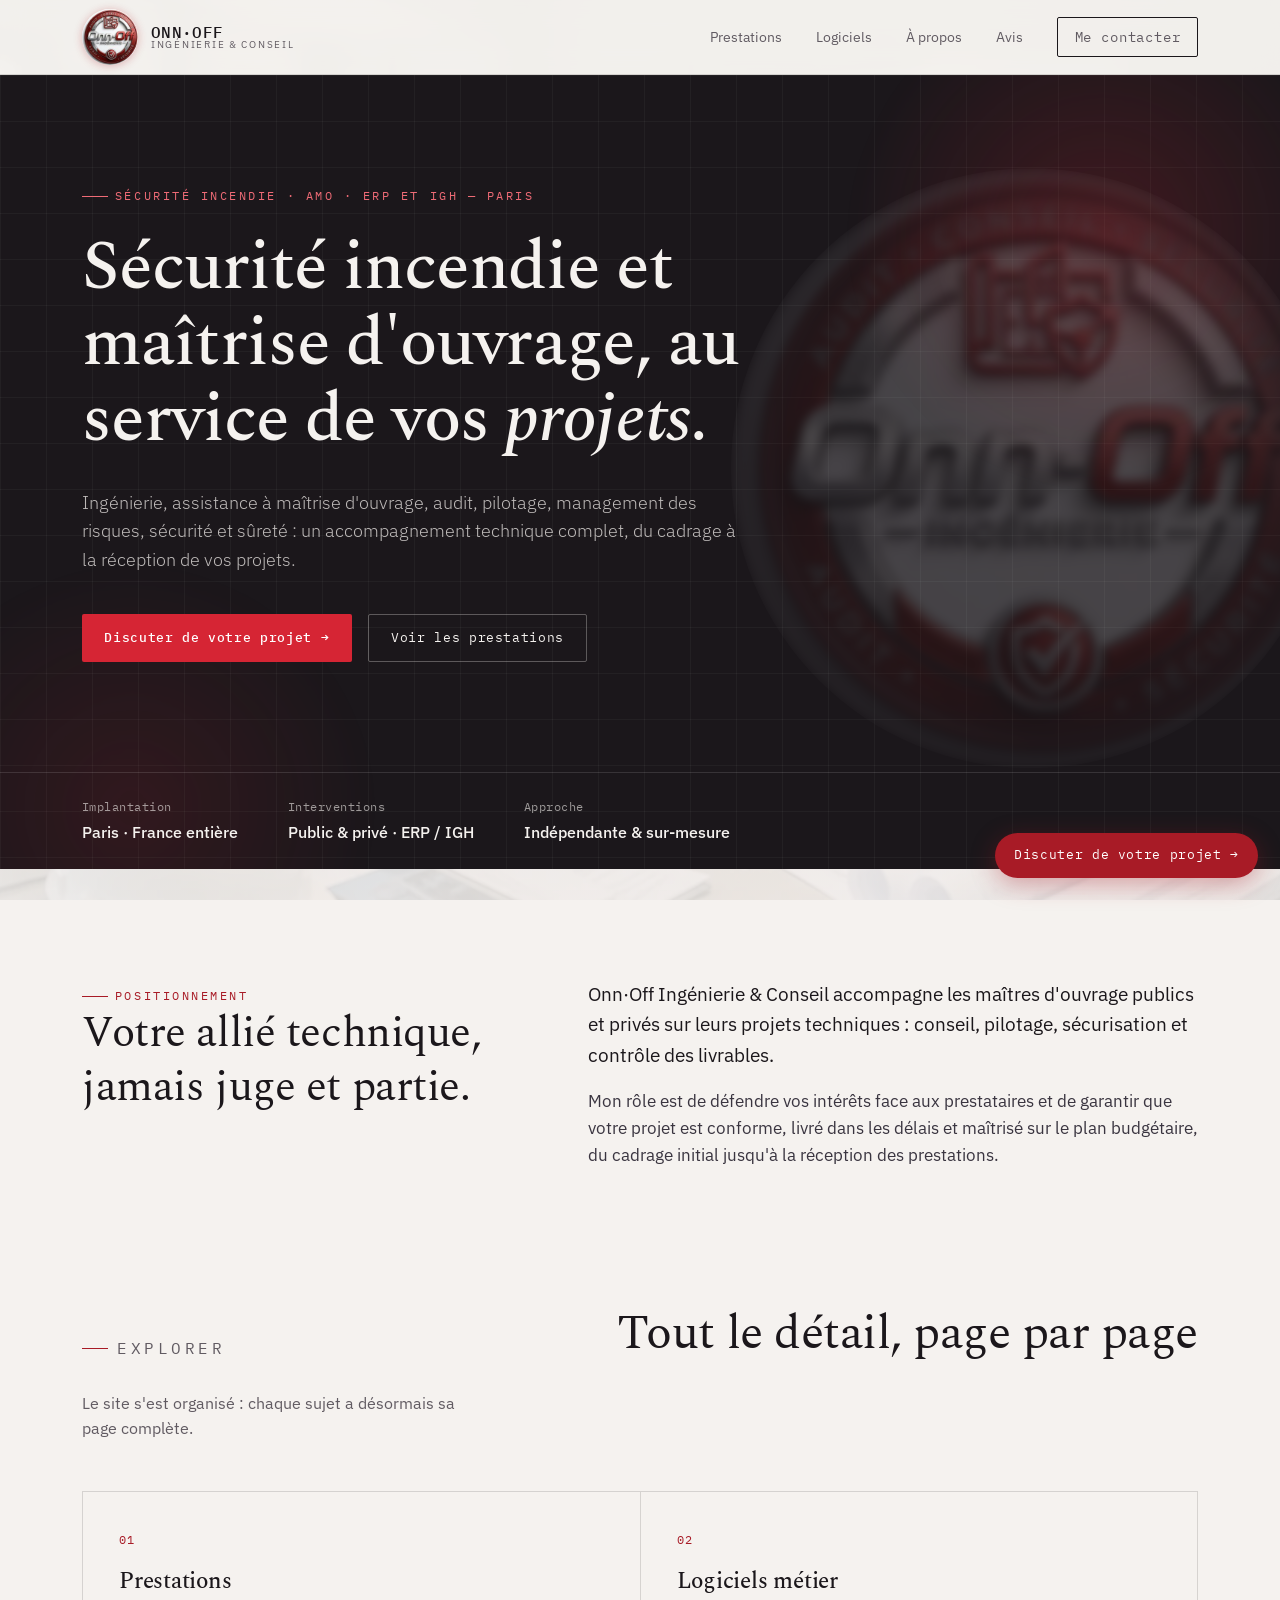
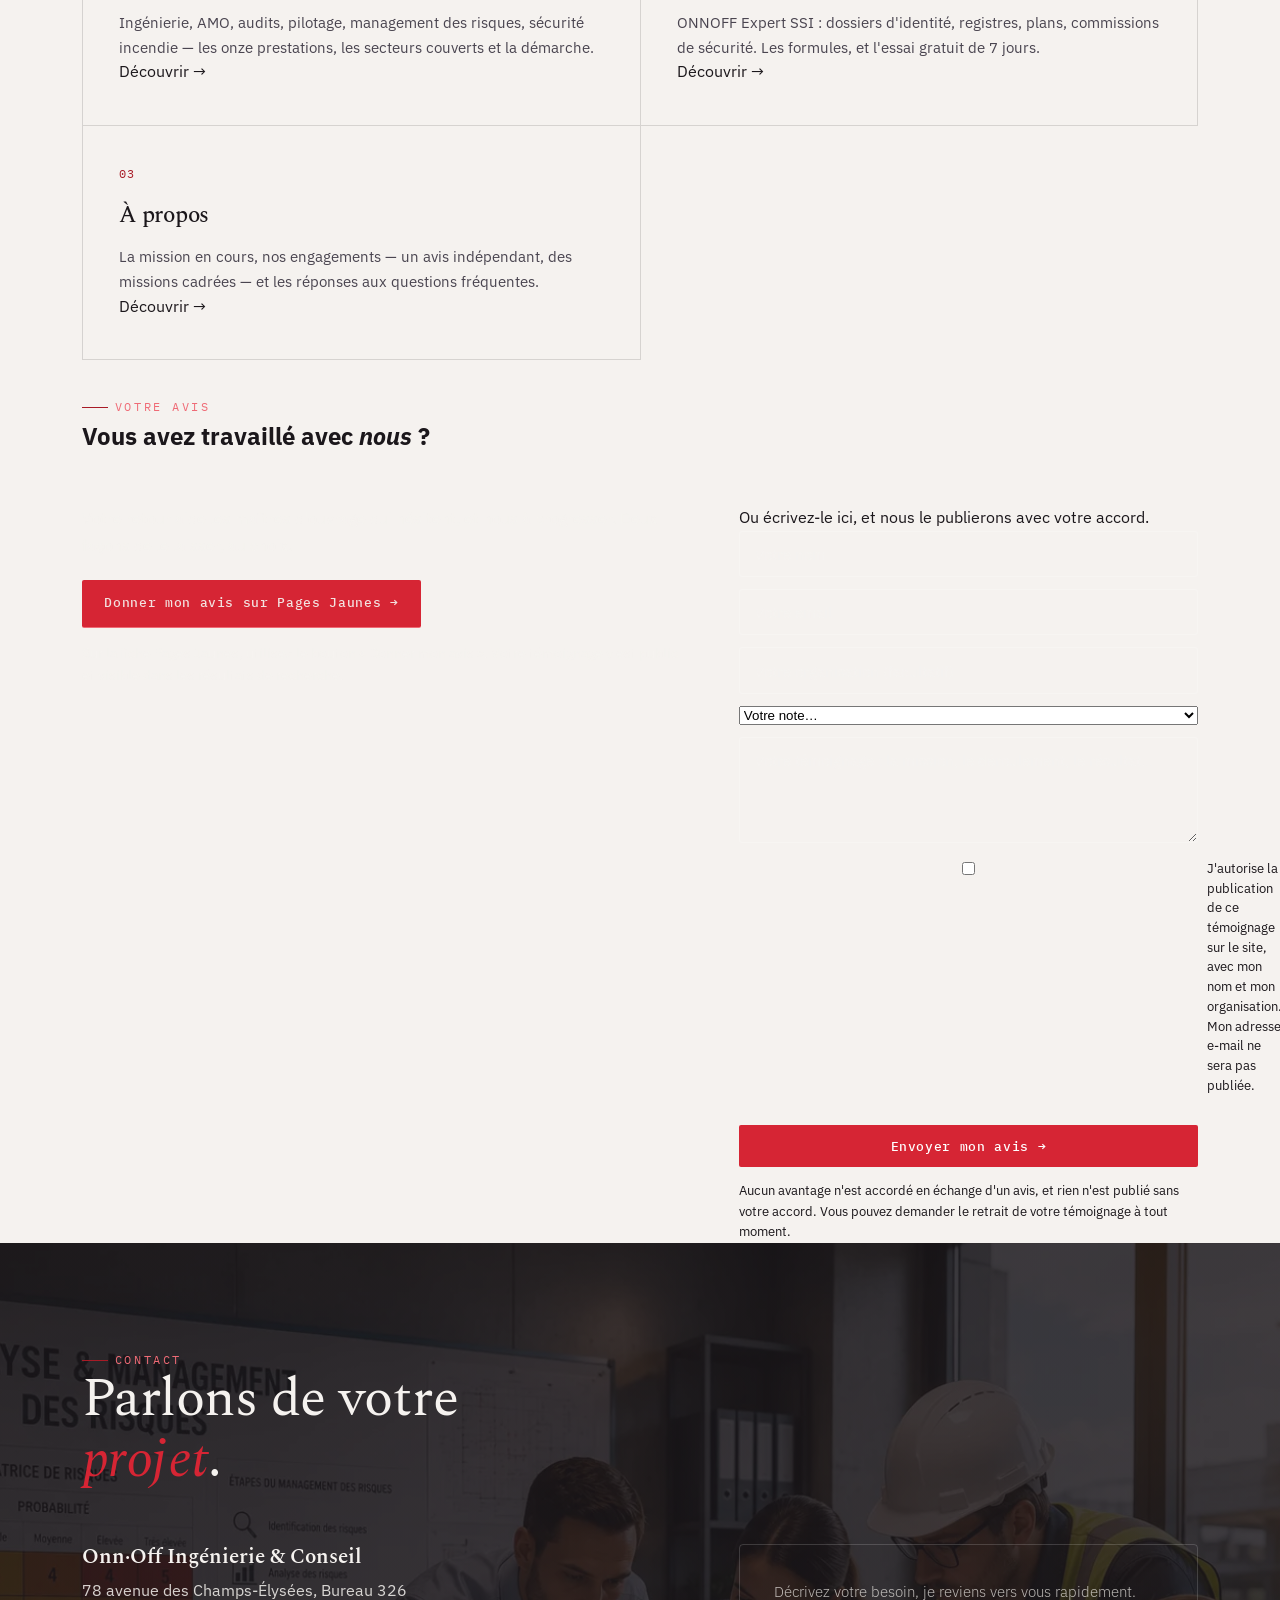
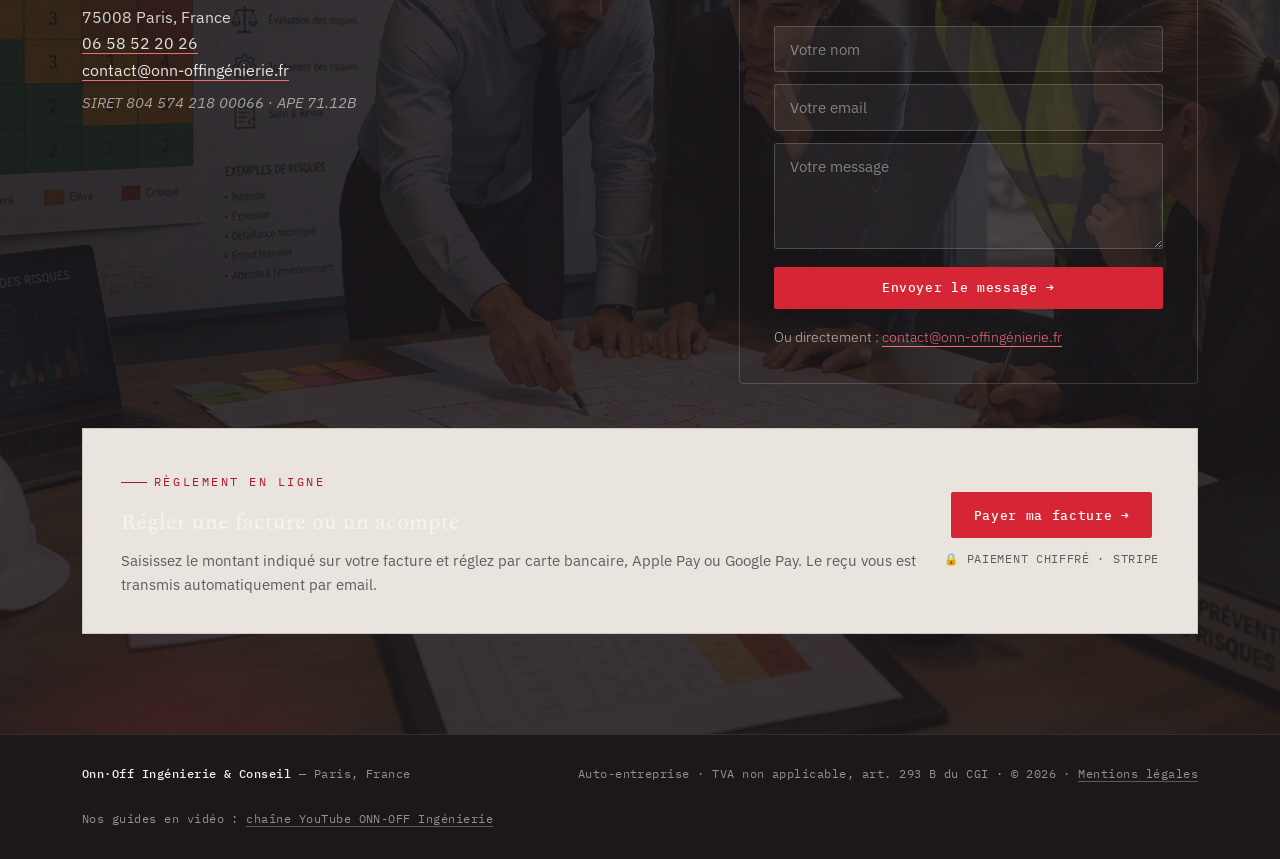
<file: index.html>
<!DOCTYPE html>
<html lang="fr">
<head>
<meta charset="UTF-8">
<meta name="viewport" content="width=device-width, initial-scale=1.0">
<title>Sécurité incendie et AMO à Paris — Onn-Off Ingénierie</title>
<meta name="description" content="Bureau d'ingénierie indépendant à Paris : sécurité incendie, assistance à maîtrise d'ouvrage, coordination SSI et accompagnement des exploitants ERP et IGH.">
<link rel="canonical" href="https://xn--onn-offingnierie-kqb.fr/">
<link rel="icon" href="[data-uri]">
<link rel="preconnect" href="https://fonts.googleapis.com">
<link rel="preconnect" href="https://fonts.gstatic.com" crossorigin>
<link href="https://fonts.googleapis.com/css2?family=Spectral:ital,wght@0,400;0,500;0,600;1,400;1,500&family=IBM+Plex+Mono:wght@400;500&family=IBM+Plex+Sans:wght@300;400;500;600&display=swap" rel="stylesheet">
<link rel="stylesheet" href="assets/style.css">
<meta property="og:title" content="Sécurité incendie, AMO et coordination SSI · Onn-Off Ingénierie, Paris">
<meta property="og:description" content="Bureau d'ingénierie et de conseil indépendant : AMO, audit, pilotage de projets, management des risques, sécurité incendie ERP/IGH. Paris et France entière.">
<meta property="og:type" content="website">
<meta property="og:locale" content="fr_FR">
<meta property="og:image" content="img/bg-equipe.webp">
<meta name="twitter:card" content="summary_large_image">
<script type="application/ld+json">
{"@context":"https://schema.org","@type":"ProfessionalService",
"name":"ONN/OFF Ingénierie","alternateName":"Onn-Off Ingénierie & Conseil",
"description":"Bureau d'ingénierie indépendant à Paris : sécurité incendie, assistance à maîtrise d'ouvrage, coordination SSI, management des risques et accompagnement des exploitants ERP et IGH.",
"address":{"@type":"PostalAddress","streetAddress":"78 avenue des Champs-Élysées, Bureau 326","postalCode":"75008","addressLocality":"Paris","addressCountry":"FR"},
"telephone":"+33658522026","email":"contact@onn-offingénierie.fr",
"url":"https://xn--onn-offingnierie-kqb.fr/",
"areaServed":["Paris","Île-de-France","France"],
"identifier":[{"@type":"PropertyValue","propertyID":"SIRET","value":"80457421800066"},{"@type":"PropertyValue","propertyID":"SIREN","value":"804574218"}],
"naics":"7112B"}
</script>
</head>
<body>
<!-- Carrousel de fond plein site : les 6 photos defilent en fondu -->
<div class="site-bg" aria-hidden="true">
  <div class="site-bg__slide is-active" style="background-image:url('img/bg-equipe.webp')"></div>
  <div class="site-bg__slide" style="background-image:url('img/bg-prestations.webp')"></div>
  <div class="site-bg__slide" style="background-image:url('img/bg-incendie.webp')"></div>
  <div class="site-bg__slide" style="background-image:url('img/bg-qualite.webp')"></div>
  <div class="site-bg__slide" style="background-image:url('img/bg-veille.webp')"></div>
  <div class="site-bg__slide" style="background-image:url('img/bg-registre.webp')"></div>
</div>
<div class="site-veil" aria-hidden="true"></div>

<nav>
  <div class="wrap">
    <a href="#top" class="brand">
      <img src="[data-uri]" alt="Logo Onn-Off Ingénierie">
      <span class="txt"><b>ONN·OFF</b><span>Ingénierie &amp; Conseil</span></span>
    </a>
    <div class="nav-right">
      <div class="nav-links">
        <a href="/prestations">Prestations</a>
        <a href="/logiciels">Logiciels</a>
        <a href="/a-propos">À propos</a><a href="/#avis">Avis</a>
        <a href="#contact" class="nav-cta">Me contacter</a>
      </div>
      <div class="burger" onclick="var n=document.querySelector('.nav-links');n.style.display=(getComputedStyle(n).display==='none'?'flex':'none')">
        <span></span><span></span><span></span>
      </div>
    </div>
  </div>
</nav>

<header class="hero" id="top">
  <div class="hero-glow2"></div>
  <div class="hero-bg-logo"><img src="[data-uri]" alt=""></div>
  <div class="wrap">
    <div>
      <span class="eyebrow">Sécurité incendie · AMO · ERP et IGH — Paris</span>
      <h1>Sécurité incendie et maîtrise d'ouvrage, au service de vos <em>projets</em>.</h1>
      <p class="lead">Ingénierie, assistance à maîtrise d'ouvrage, audit, pilotage, management des risques, sécurité et sûreté : un accompagnement technique complet, du cadrage à la réception de vos projets.</p>
      <div class="hero-actions">
        <a href="#contact" class="btn btn-primary">Discuter de votre projet →</a>
        <a href="/prestations" class="btn btn-ghost">Voir les prestations</a>
      </div>
    </div>
  </div>
  <div class="hero-meta">
    <div class="wrap">
      <div>Implantation<b>Paris · France entière</b></div>
      <div>Interventions<b>Public &amp; privé · ERP / IGH</b></div>
      <div>Approche<b>Indépendante &amp; sur-mesure</b></div>
    </div>
  </div>
</header>

<section class="intro">
  <div class="wrap intro-grid reveal">
    <div>
      <span class="eyebrow">Positionnement</span>
      <h2>Votre allié technique, jamais juge et partie.</h2>
    </div>
    <div class="body">
      <p>Onn·Off Ingénierie &amp; Conseil accompagne les maîtres d'ouvrage publics et privés sur leurs projets techniques : conseil, pilotage, sécurisation et contrôle des livrables.</p>
      <p>Mon rôle est de défendre vos intérêts face aux prestataires et de garantir que votre projet est conforme, livré dans les délais et maîtrisé sur le plan budgétaire, du cadrage initial jusqu'à la réception des prestations.</p>
    </div>
  </div>
</section>

<section class="services" id="explorer">
  <div class="wrap">
    <div class="sec-head reveal">
      <p class="eyebrow">Explorer</p>
      <h2>Tout le détail, page par page</h2>
      <p class="lead">Le site s'est organisé : chaque sujet a désormais sa page complète.</p>
    </div>
    <div class="svc-grid">
      <a class="svc reveal" href="/prestations" style="text-decoration:none;color:inherit;display:block">
        <div class="num">01</div>
        <h3>Prestations</h3>
        <p>Ingénierie, AMO, audits, pilotage, management des risques, sécurité incendie — les onze prestations, les secteurs couverts et la démarche.</p>
        <span class="svc-cta">Découvrir →</span>
      </a>
      <a class="svc reveal" href="/logiciels" style="text-decoration:none;color:inherit;display:block">
        <div class="num">02</div>
        <h3>Logiciels métier</h3>
        <p>ONNOFF Expert SSI : dossiers d'identité, registres, plans, commissions de sécurité. Les formules, et l'essai gratuit de 7 jours.</p>
        <span class="svc-cta">Découvrir →</span>
      </a>
      <a class="svc reveal" href="/a-propos" style="text-decoration:none;color:inherit;display:block">
        <div class="num">03</div>
        <h3>À propos</h3>
        <p>La mission en cours, nos engagements — un avis indépendant, des missions cadrées — et les réponses aux questions fréquentes.</p>
        <span class="svc-cta">Découvrir →</span>
      </a>
    </div>
  </div>
</section>















<section id="avis">
  <div class="wrap reveal">
    <span class="eyebrow" style="color:#ef6b76">Votre avis</span>
    <h2>Vous avez travaillé avec <em>nous</em> ?</h2>
    <div class="contact-grid">
      <div class="coord">
        <p>Votre retour aide les maîtres d'ouvrage qui hésitent, et nous à progresser. Deux façons de le laisser, au choix.</p>
        <p style="margin-top:22px">
          <a class="btn btn-primary" href="https://www.pagesjaunes.fr/pros/65331077" target="_blank" rel="noopener">Donner mon avis sur Pages Jaunes →</a>
        </p>
        <p style="font-size:.85rem;margin-top:14px">Sur la fiche Pages Jaunes, utilisez le bouton « Donner mon avis ». Votre témoignage y est public et visible dans les résultats de recherche.</p>
      </div>
      <div class="cta-box">
        <p>Ou écrivez-le ici, et nous le publierons avec votre accord.</p>
        <form class="contact-form" action="https://formspree.io/f/mvznpwqj" method="POST">
          <input type="text" name="name" placeholder="Votre nom" required>
          <input type="email" name="email" placeholder="Votre email" required>
          <input type="text" name="organisme" placeholder="Votre organisation (facultatif)">
          <select name="note" required style="width:100%">
            <option value="">Votre note…</option>
            <option value="5">5 sur 5 — excellent</option>
            <option value="4">4 sur 5 — très bien</option>
            <option value="3">3 sur 5 — bien</option>
            <option value="2">2 sur 5 — moyen</option>
            <option value="1">1 sur 5 — décevant</option>
          </select>
          <textarea name="message" rows="4" placeholder="Votre témoignage : la mission, le déroulement, le résultat…" required></textarea>
          <label style="display:flex;gap:9px;align-items:flex-start;font-size:.82rem;line-height:1.5;margin:4px 0 12px;cursor:pointer">
            <input type="checkbox" name="accord" value="oui" required style="margin-top:3px;flex:0 0 auto">
            <span>J'autorise la publication de ce témoignage sur le site, avec mon nom et mon organisation. Mon adresse e-mail ne sera pas publiée.</span>
          </label>
          <input type="hidden" name="_subject" value="Avis client — Onn-Off Ingénierie">
          <input type="text" name="_gotcha" style="display:none" tabindex="-1" autocomplete="off">
          <button type="submit" class="btn btn-primary" style="width:100%;justify-content:center">Envoyer mon avis →</button>
        </form>
        <p style="margin-top:14px;margin-bottom:0;font-size:.8rem">Aucun avantage n'est accordé en échange d'un avis, et rien n'est publié sans votre accord. Vous pouvez demander le retrait de votre témoignage à tout moment.</p>
      </div>
    </div>
  </div>
</section>

<section class="contact bgp-risques" id="contact">
  <div class="wrap reveal">
    <span class="eyebrow" style="color:#ef6b76">Contact</span>
    <h2>Parlons de votre <em>projet</em>.</h2>
    <div class="contact-grid">
      <div class="coord">
        <p class="stamp-name">Onn·Off Ingénierie &amp; Conseil</p>
        <p>78 avenue des Champs-Élysées, Bureau 326</p>
        <p>75008 Paris, France</p>
        <p><a href="tel:+33658522026">06 58 52 20 26</a></p>
        <p><a href="mailto:contact@xn--onn-offingnierie-kqb.fr?subject=Demande via le site Onn-Off">contact@onn-offingénierie.fr</a></p>
        <p class="stamp-siren">SIRET 804 574 218 00066 · APE 71.12B</p>
      </div>
      <div class="cta-box">
        <p>Décrivez votre besoin, je reviens vers vous rapidement.</p>
        <form class="contact-form" action="https://formspree.io/f/mvznpwqj" method="POST">
          <input type="text" name="name" placeholder="Votre nom" required>
          <input type="email" name="email" placeholder="Votre email" required>
          <textarea name="message" rows="4" placeholder="Votre message" required></textarea>
          <input type="hidden" name="_subject" value="Nouveau message via le site Onn-Off">
          <input type="text" name="_gotcha" style="display:none" tabindex="-1" autocomplete="off">
          <button type="submit" class="btn btn-primary" style="width:100%;justify-content:center">Envoyer le message →</button>
        </form>
        <p style="margin-top:18px;margin-bottom:0;font-size:.85rem">Ou directement&nbsp;: <a href="mailto:contact@xn--onn-offingnierie-kqb.fr?subject=Demande via le site Onn-Off" style="color:#ef6b76;border-bottom:1px solid #ef6b76">contact@onn-offingénierie.fr</a></p>
      </div>
    </div>
    <div style="margin-top:44px;border:1px solid var(--line);background:var(--paper-2);padding:36px 38px;display:flex;flex-wrap:wrap;align-items:center;gap:28px">
      <div style="flex:1 1 340px">
        <span class="eyebrow">Règlement en ligne</span>
        <h3 style="font-family:var(--serif);font-weight:500;font-size:1.4rem;margin:14px 0 8px">Régler une facture ou un acompte</h3>
        <p style="font-size:.93rem;color:var(--muted);margin:0">Saisissez le montant indiqué sur votre facture et réglez par carte bancaire, Apple&nbsp;Pay ou Google&nbsp;Pay. Le reçu vous est transmis automatiquement par email.</p>
      </div>
      <div style="text-align:center;flex:0 0 auto">
        <a href="https://buy.stripe.com/14A8wPcHS1ZGe2U7hF5EY09" target="_blank" rel="noopener" class="btn btn-primary">Payer ma facture →</a>
        <p style="font-size:.72rem;color:var(--muted);margin:12px 0 0;font-family:var(--mono);letter-spacing:.06em">🔒 PAIEMENT CHIFFRÉ · STRIPE</p>
      </div>
    </div>
  </div>
</section>

<!-- ===== MENTIONS LÉGALES ===== -->


<footer>
  <div class="wrap">
    <div><b>Onn·Off Ingénierie &amp; Conseil</b> — Paris, France</div>
    <div>Auto-entreprise · TVA non applicable, art. 293 B du CGI · © 2026 · <a href="/mentions-legales" style="border-bottom:1px solid rgba(245,242,239,.3)">Mentions légales</a></div>
  <div style="margin-top:10px">Nos guides en vidéo : <a href="https://www.youtube.com/@onn-off-ingenierie" target="_blank" rel="noopener" style="border-bottom:1px solid rgba(245,242,239,.3)">chaîne YouTube ONN-OFF Ingénierie</a></div>
  </div>
</footer>

<script>
const obs=new IntersectionObserver((entries)=>{
  entries.forEach(e=>{if(e.isIntersecting){e.target.classList.add('in');obs.unobserve(e.target)}});
},{threshold:.12});
document.querySelectorAll('.reveal').forEach(el=>obs.observe(el));
setTimeout(()=>document.querySelectorAll('.reveal:not(.in)').forEach(el=>el.classList.add('in')),1400);

// Carrousel de fond : rotation douce des photos
(function(){
  const slides=document.querySelectorAll('.site-bg__slide');
  if(slides.length<2) return;
  let i=0;
  setInterval(()=>{
    slides[i].classList.remove('is-active');
    i=(i+1)%slides.length;
    slides[i].classList.add('is-active');
  },6000);
})();

// Tuiles prestations : clic pour deplier le detail
(function(){
  document.querySelectorAll('.svc').forEach(function(el){
    if(!el.querySelector('.svc-more')) return;
    el.classList.add('clickable');
    el.setAttribute('role','button');
    el.setAttribute('aria-expanded','false');
    el.tabIndex = 0;
    function toggle(){
      var open = el.classList.toggle('open');
      el.setAttribute('aria-expanded', open ? 'true' : 'false');
    }
    el.addEventListener('click', toggle);
    el.addEventListener('keydown', function(e){
      if(e.key === 'Enter' || e.key === ' '){ e.preventDefault(); toggle(); }
    });
  });
})();
</script>


<a class="cta-float" href="#contact">Discuter de votre projet →</a>
<script defer src="/assets/mesure.js"></script>
</body>
</html>
</file>
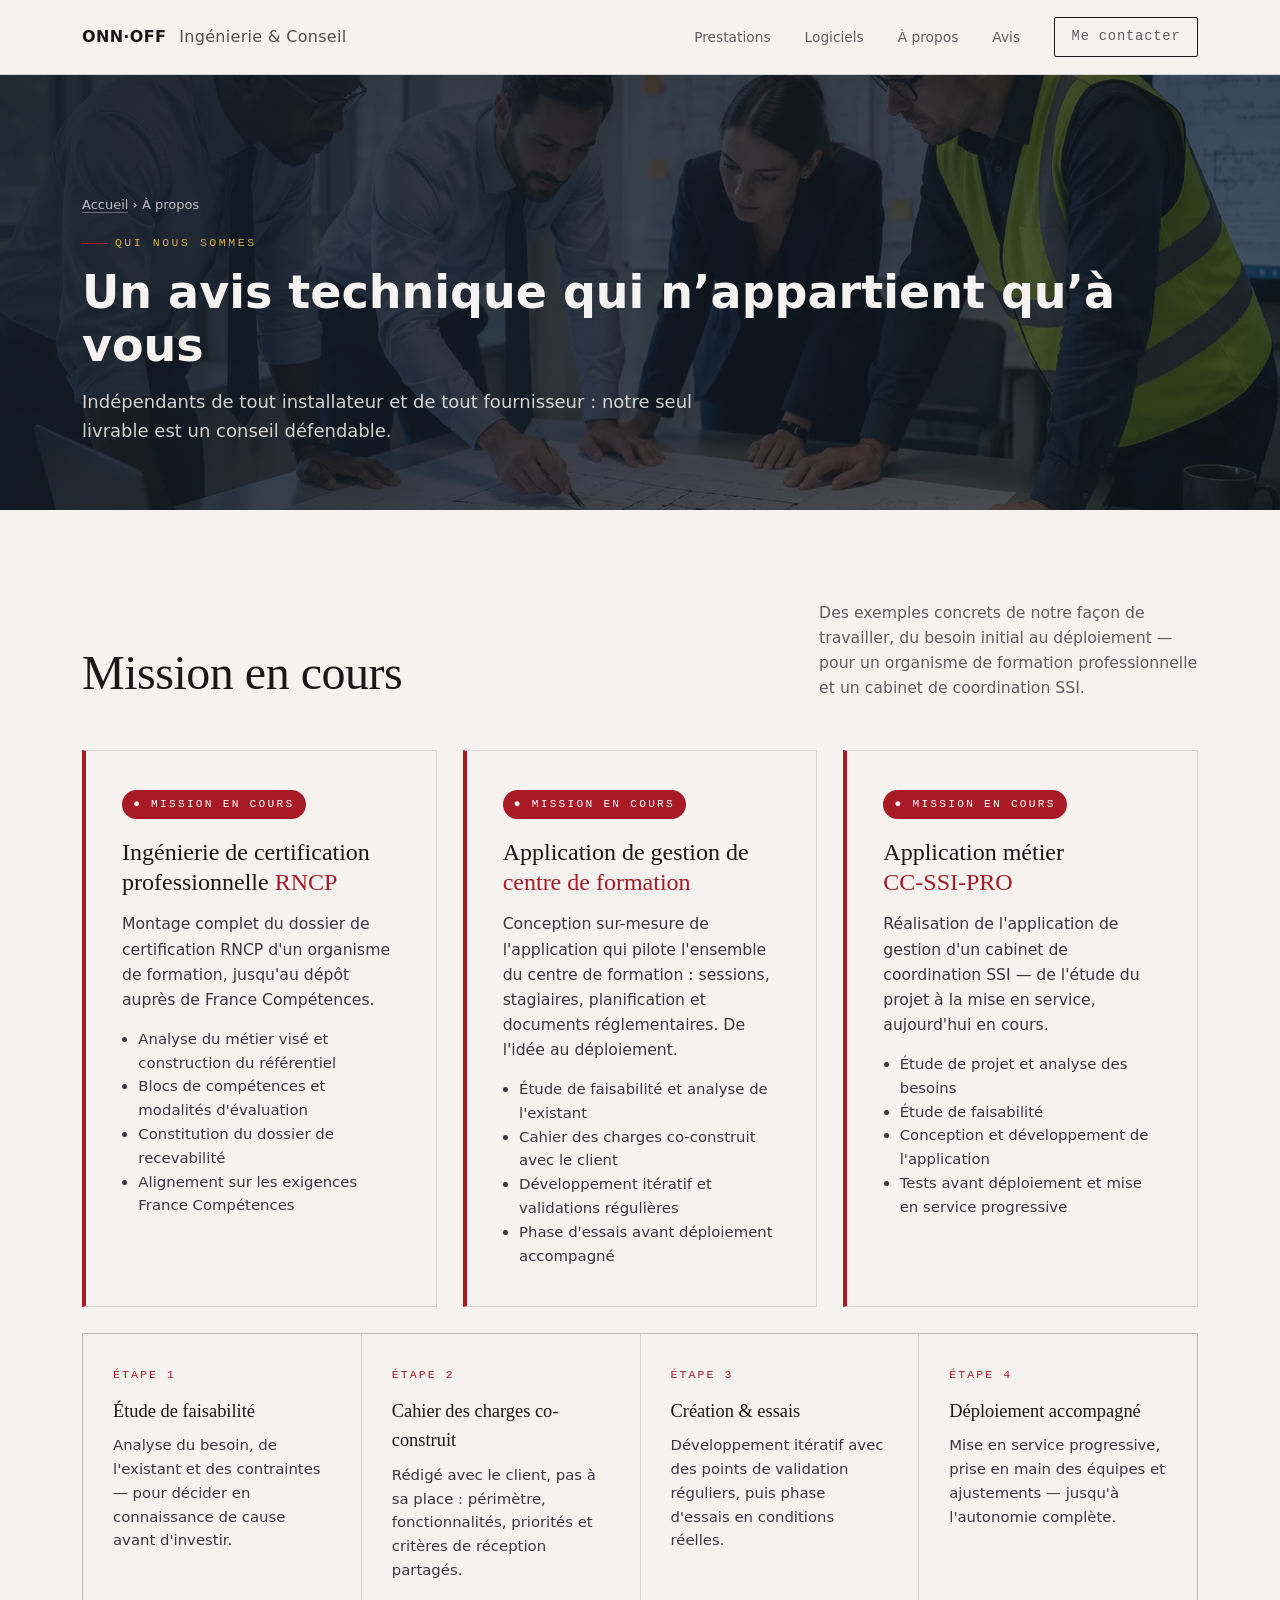
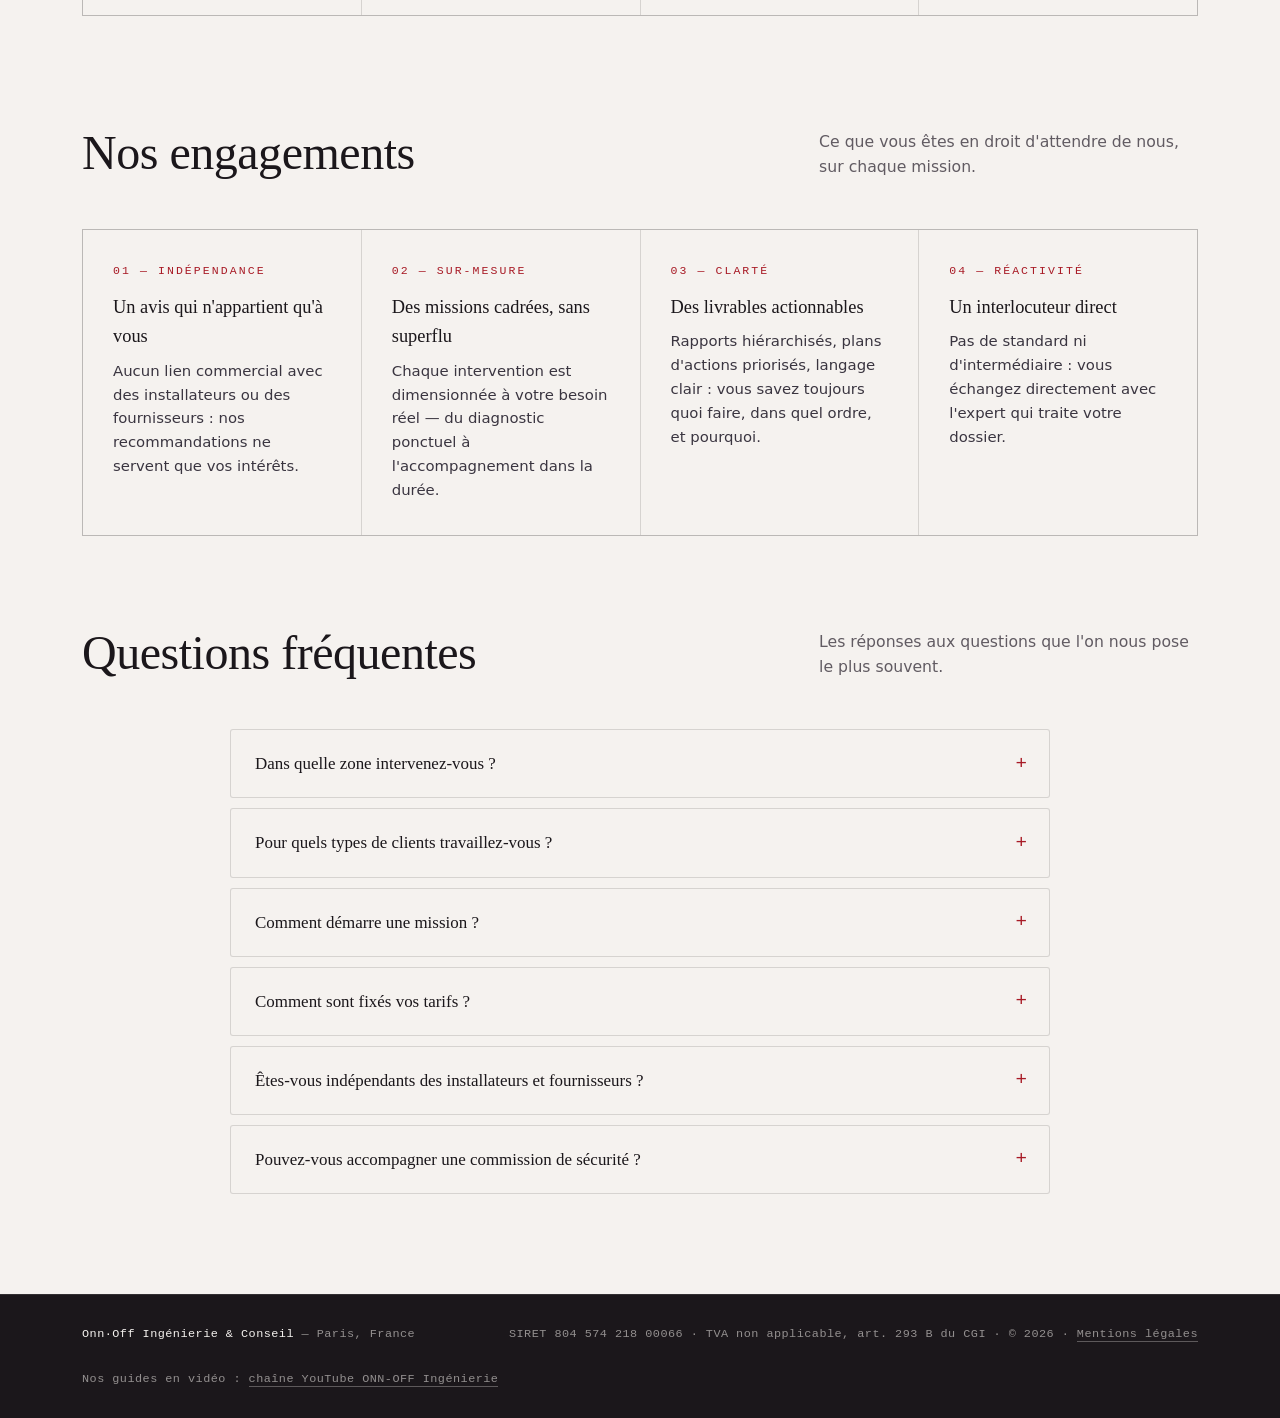
<file: a-propos.html>
<!DOCTYPE html>
<html lang="fr"><head>
<meta charset="UTF-8">
<meta name="viewport" content="width=device-width, initial-scale=1.0">
<title>À propos — Onn-Off Ingénierie & Conseil</title>
<meta name="description" content="Un bureau d’ingénierie indépendant : la mission en cours, nos engagements, et les réponses aux questions les plus fréquentes.">
<meta name="robots" content="index, follow">
<link rel="canonical" href="https://xn--onn-offingnierie-kqb.fr/a-propos">
<meta property="og:type" content="website">
<meta property="og:title" content="À propos — Onn-Off Ingénierie & Conseil">
<meta property="og:description" content="Un bureau d’ingénierie indépendant : la mission en cours, nos engagements, et les réponses aux questions les plus fréquentes.">
<meta property="og:url" content="https://xn--onn-offingnierie-kqb.fr/a-propos">
<link rel="stylesheet" href="assets/style.css">
<style>
/* entête de page : léger, sans le carrousel de l'accueil */
.page-hero{position:relative;padding:120px 0 64px;background:#1E2A38 url('img/bg-equipe.webp') center/cover no-repeat}
.page-hero::before{content:"";position:absolute;inset:0;background:linear-gradient(120deg,rgba(20,28,38,.92),rgba(20,28,38,.62))}
.page-hero .wrap{position:relative}
.page-hero h1{color:#F5F2EF;font-size:clamp(30px,4.6vw,46px);margin:14px 0 0;line-height:1.15}
.page-hero .lede{color:rgba(245,242,239,.85);max-width:640px;margin:16px 0 0;font-size:18px}
.crumb{position:relative;font-size:13px;color:rgba(245,242,239,.75)}
.crumb a{color:inherit;text-decoration:none;border-bottom:1px solid rgba(245,242,239,.35)}
main > section{scroll-margin-top:80px}
</style>
<script type="application/ld+json">{"@context":"https://schema.org","@type":"BreadcrumbList","itemListElement":[{"@type":"ListItem","position":1,"name":"Accueil","item":"https://xn--onn-offingnierie-kqb.fr/"},{"@type":"ListItem","position":2,"name":"À propos","item":"https://xn--onn-offingnierie-kqb.fr/a-propos"}]}</script>
</head>
<body>
<nav>
  <div class="wrap">
    <a href="/" class="brand" style="font-weight:800;letter-spacing:.02em;text-decoration:none">ONN·OFF <span style="font-weight:400;opacity:.75">Ingénierie &amp; Conseil</span></a>
    <div class="nav-right"><div class="nav-links">
      <a href="/prestations">Prestations</a>
      <a href="/logiciels">Logiciels</a>
      <a href="/a-propos">À propos</a><a href="/#avis">Avis</a>
      <a href="/#contact" class="nav-cta">Me contacter</a>
    </div><div class="burger" onclick="var n=document.querySelector('.nav-links');n.style.display=(getComputedStyle(n).display==='none'?'flex':'none')"><span></span><span></span><span></span></div></div>
  </div>
</nav>
<header class="page-hero">
  <div class="wrap">
    <div class="crumb"><a href="/">Accueil</a> › À propos</div>
    <p class="eyebrow" style="color:#D8B24A;margin:18px 0 0">Qui nous sommes</p>
    <h1>Un avis technique qui n’appartient qu’à vous</h1>
    <p class="lede">Indépendants de tout installateur et de tout fournisseur : notre seul livrable est un conseil défendable.</p>
  </div>
</header>
<main>
<section class="mission" id="mission" style="padding:90px 0 20px">
  <div class="wrap">
    <div class="sec-head reveal">
      <h2>Mission en cours</h2>
      <p>Des exemples concrets de notre façon de travailler, du besoin initial au déploiement — pour un organisme de formation professionnelle et un cabinet de coordination SSI.</p>
    </div>
    <div style="display:grid;grid-template-columns:repeat(auto-fit,minmax(320px,1fr));gap:26px;margin-top:44px" class="reveal">
      <div style="background:var(--paper);border:1px solid var(--line);border-left:4px solid var(--red);padding:38px 36px">
        <div style="font-family:var(--mono);font-size:.7rem;letter-spacing:.2em;text-transform:uppercase;color:#fff;background:var(--red);display:inline-block;padding:.5em 1em;border-radius:30px;margin-bottom:18px">● Mission en cours</div>
        <h3 style="font-family:var(--serif);font-weight:500;font-size:1.5rem;line-height:1.25;margin-bottom:14px">Ingénierie de certification<br>professionnelle <span style="color:var(--red)">RNCP</span></h3>
        <p style="color:#3a3540;font-size:.98rem;margin-bottom:16px">Montage complet du dossier de certification RNCP d'un organisme de formation, jusqu'au dépôt auprès de France Compétences.</p>
        <ul style="padding-left:1.1em;color:#3a3540;font-size:.93rem;line-height:1.6">
          <li>Analyse du métier visé et construction du référentiel</li>
          <li>Blocs de compétences et modalités d'évaluation</li>
          <li>Constitution du dossier de recevabilité</li>
          <li>Alignement sur les exigences France Compétences</li>
        </ul>
      </div>
      <div style="background:var(--paper);border:1px solid var(--line);border-left:4px solid var(--red);padding:38px 36px">
        <div style="font-family:var(--mono);font-size:.7rem;letter-spacing:.2em;text-transform:uppercase;color:#fff;background:var(--red);display:inline-block;padding:.5em 1em;border-radius:30px;margin-bottom:18px">● Mission en cours</div>
        <h3 style="font-family:var(--serif);font-weight:500;font-size:1.5rem;line-height:1.25;margin-bottom:14px">Application de gestion de<br><span style="color:var(--red)">centre de formation</span></h3>
        <p style="color:#3a3540;font-size:.98rem;margin-bottom:16px">Conception sur-mesure de l'application qui pilote l'ensemble du centre de formation : sessions, stagiaires, planification et documents réglementaires. De l'idée au déploiement.</p>
        <ul style="padding-left:1.1em;color:#3a3540;font-size:.93rem;line-height:1.6">
          <li>Étude de faisabilité et analyse de l'existant</li>
          <li>Cahier des charges co-construit avec le client</li>
          <li>Développement itératif et validations régulières</li>
          <li>Phase d'essais avant déploiement accompagné</li>
        </ul>
      </div>
      <div style="background:var(--paper);border:1px solid var(--line);border-left:4px solid var(--red);padding:38px 36px">
        <div style="font-family:var(--mono);font-size:.7rem;letter-spacing:.2em;text-transform:uppercase;color:#fff;background:var(--red);display:inline-block;padding:.5em 1em;border-radius:30px;margin-bottom:18px">● Mission en cours</div>
        <h3 style="font-family:var(--serif);font-weight:500;font-size:1.5rem;line-height:1.25;margin-bottom:14px">Application métier<br><span style="color:var(--red)">CC-SSI-PRO</span></h3>
        <p style="color:#3a3540;font-size:.98rem;margin-bottom:16px">Réalisation de l'application de gestion d'un cabinet de coordination SSI — de l'étude du projet à la mise en service, aujourd'hui en cours.</p>
        <ul style="padding-left:1.1em;color:#3a3540;font-size:.93rem;line-height:1.6">
          <li>Étude de projet et analyse des besoins</li>
          <li>Étude de faisabilité</li>
          <li>Conception et développement de l'application</li>
          <li>Tests avant déploiement et mise en service progressive</li>
        </ul>
      </div>
    </div>
    <div class="eng-grid reveal" style="margin-top:26px">
      <div class="eng"><div class="k">Étape 1</div><h3>Étude de faisabilité</h3><p>Analyse du besoin, de l'existant et des contraintes — pour décider en connaissance de cause avant d'investir.</p></div>
      <div class="eng"><div class="k">Étape 2</div><h3>Cahier des charges co-construit</h3><p>Rédigé avec le client, pas à sa place : périmètre, fonctionnalités, priorités et critères de réception partagés.</p></div>
      <div class="eng"><div class="k">Étape 3</div><h3>Création &amp; essais</h3><p>Développement itératif avec des points de validation réguliers, puis phase d'essais en conditions réelles.</p></div>
      <div class="eng"><div class="k">Étape 4</div><h3>Déploiement accompagné</h3><p>Mise en service progressive, prise en main des équipes et ajustements — jusqu'à l'autonomie complète.</p></div>
    </div>
  </div>
</section>

<section class="engagements" id="engagements" style="padding:90px 0 30px">
  <div class="wrap">
    <div class="sec-head reveal">
      <h2>Nos engagements</h2>
      <p>Ce que vous êtes en droit d'attendre de nous, sur chaque mission.</p>
    </div>
    <div class="eng-grid reveal">
      <div class="eng"><div class="k">01 — Indépendance</div><h3>Un avis qui n'appartient qu'à vous</h3><p>Aucun lien commercial avec des installateurs ou des fournisseurs : nos recommandations ne servent que vos intérêts.</p></div>
      <div class="eng"><div class="k">02 — Sur-mesure</div><h3>Des missions cadrées, sans superflu</h3><p>Chaque intervention est dimensionnée à votre besoin réel — du diagnostic ponctuel à l'accompagnement dans la durée.</p></div>
      <div class="eng"><div class="k">03 — Clarté</div><h3>Des livrables actionnables</h3><p>Rapports hiérarchisés, plans d'actions priorisés, langage clair : vous savez toujours quoi faire, dans quel ordre, et pourquoi.</p></div>
      <div class="eng"><div class="k">04 — Réactivité</div><h3>Un interlocuteur direct</h3><p>Pas de standard ni d'intermédiaire : vous échangez directement avec l'expert qui traite votre dossier.</p></div>
    </div>
  </div>
</section>

<section class="faq-section" id="faq" style="padding:60px 0 90px">
  <div class="wrap">
    <div class="sec-head reveal">
      <h2>Questions fréquentes</h2>
      <p>Les réponses aux questions que l'on nous pose le plus souvent.</p>
    </div>
    <div class="faq reveal">
      <details><summary>Dans quelle zone intervenez-vous&nbsp;?</summary><div class="a">Nous sommes basés à Paris et intervenons partout en France. Pour les missions d'audit, d'expertise ou d'accompagnement documentaire, nous intervenons également à distance sur toute la France.</div></details>
      <details><summary>Pour quels types de clients travaillez-vous&nbsp;?</summary><div class="a">Exploitants d'ERP et d'IGH, collectivités, entreprises industrielles et tertiaires, maîtres d'ouvrage publics ou privés — de l'établissement indépendant au site multi-bâtiments.</div></details>
      <details><summary>Comment démarre une mission&nbsp;?</summary><div class="a">Un premier échange gratuit et sans engagement pour comprendre votre besoin. Nous vous adressons ensuite une proposition écrite : périmètre, livrables, délais et budget. La mission ne démarre qu'une fois ce cadre validé ensemble.</div></details>
      <details><summary>Comment sont fixés vos tarifs&nbsp;?</summary><div class="a">Chaque mission fait l'objet d'un devis sur-mesure, au forfait ou à la journée selon la nature du besoin. Vous connaissez le budget exact avant de vous engager — sans surprise en cours de mission.</div></details>
      <details><summary>Êtes-vous indépendants des installateurs et fournisseurs&nbsp;?</summary><div class="a">Oui, totalement. Nous ne vendons ni matériel ni installation : notre seule valeur ajoutée est le conseil. Nos préconisations sont donc guidées uniquement par votre intérêt, la réglementation et l'état de l'art.</div></details>
      <details><summary>Pouvez-vous accompagner une commission de sécurité&nbsp;?</summary><div class="a">Oui : préparation du dossier, mise à jour du registre de sécurité, visite préparatoire « à blanc », assistance le jour de la commission et accompagnement jusqu'à la levée des éventuelles prescriptions.</div></details>
    </div>
  </div>
</section>
</main>
<footer>
  <div class="wrap">
    <div><b>Onn·Off Ingénierie &amp; Conseil</b> — Paris, France</div>
    <div>SIRET 804 574 218 00066 · TVA non applicable, art. 293 B du CGI · © 2026 · <a href="/mentions-legales" style="border-bottom:1px solid rgba(245,242,239,.3)">Mentions légales</a></div>
  <div style="margin-top:10px">Nos guides en vidéo : <a href="https://www.youtube.com/@onn-off-ingenierie" target="_blank" rel="noopener" style="border-bottom:1px solid rgba(245,242,239,.3)">chaîne YouTube ONN-OFF Ingénierie</a></div>
  </div>
</footer>
<script>
// Apparition douce des blocs. Chaque accès est gardé : sur une page qui n'a
// pas de .reveal, rien ne casse (leçon du 28/08 sur site-onn).
(function(){
  var els = document.querySelectorAll('.reveal');
  if (!els.length) return;
  if (!('IntersectionObserver' in window)) { els.forEach(function(e){ e.classList.add('in'); }); return; }
  var obs = new IntersectionObserver(function(entries){
    entries.forEach(function(e){ if (e.isIntersecting) { e.target.classList.add('in'); obs.unobserve(e.target); } });
  }, {threshold: .12});
  els.forEach(function(e){ obs.observe(e); });
  // Filet : si l'observateur ne s'est pas prononce (environnement atypique),
  // le contenu s'affiche quand meme — un bloc invisible est pire qu'un bloc
  // sans animation.
  setTimeout(function(){ els.forEach(function(e){ e.classList.add('in'); }); }, 1200);
})();
</script>

<script defer src="/assets/mesure.js"></script>
</body></html>
</file>
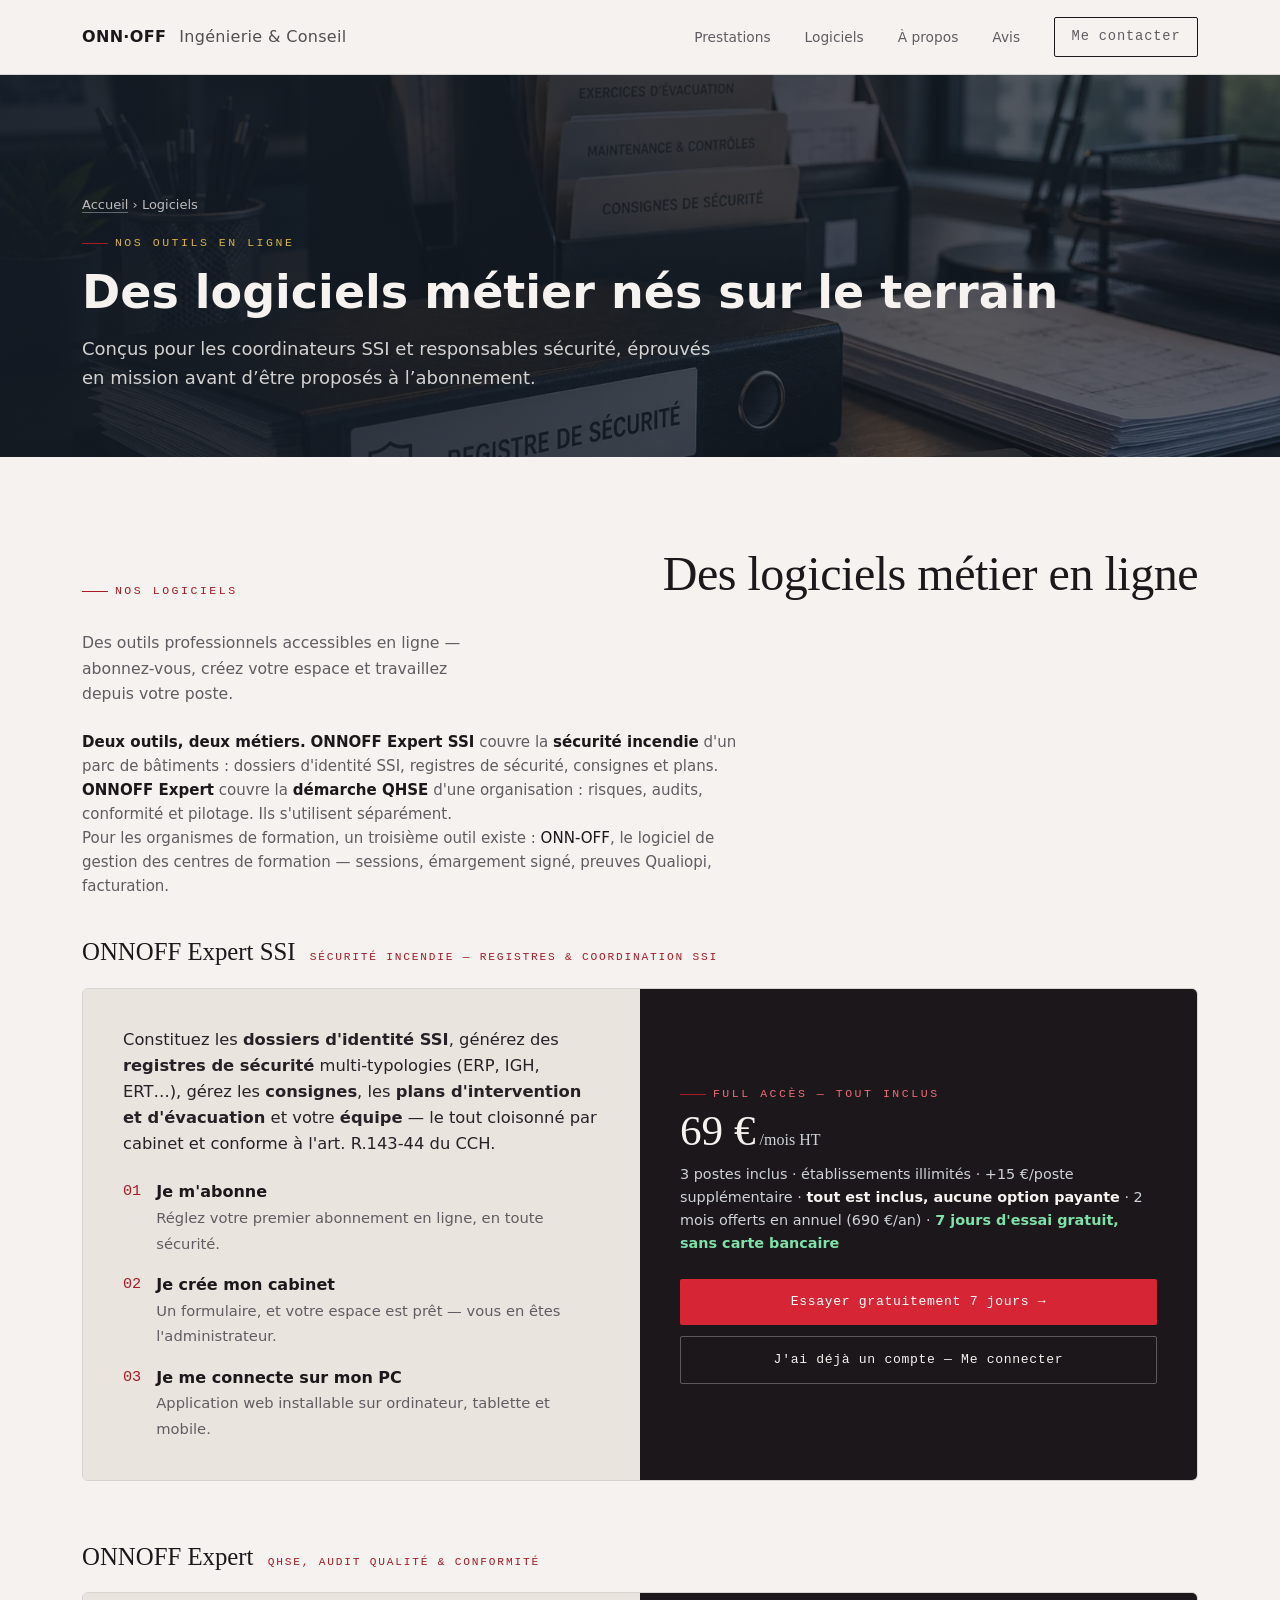
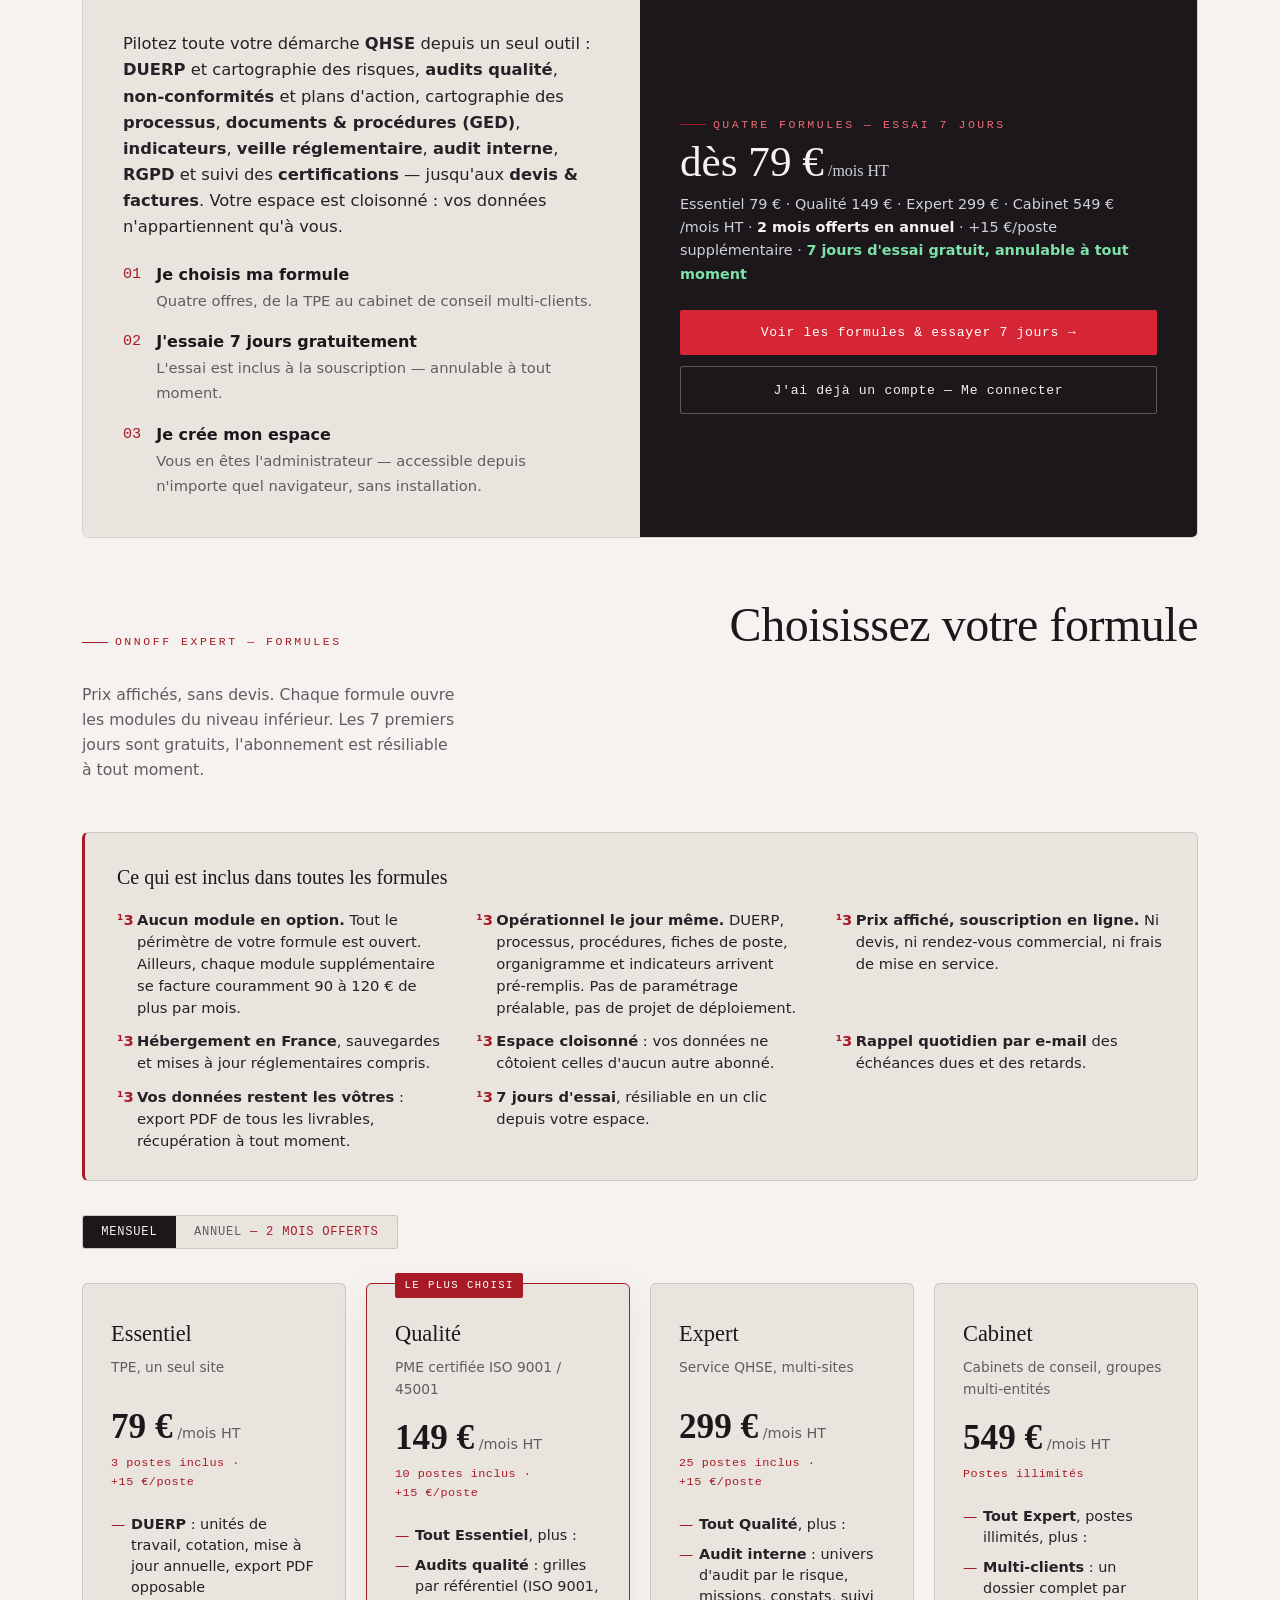
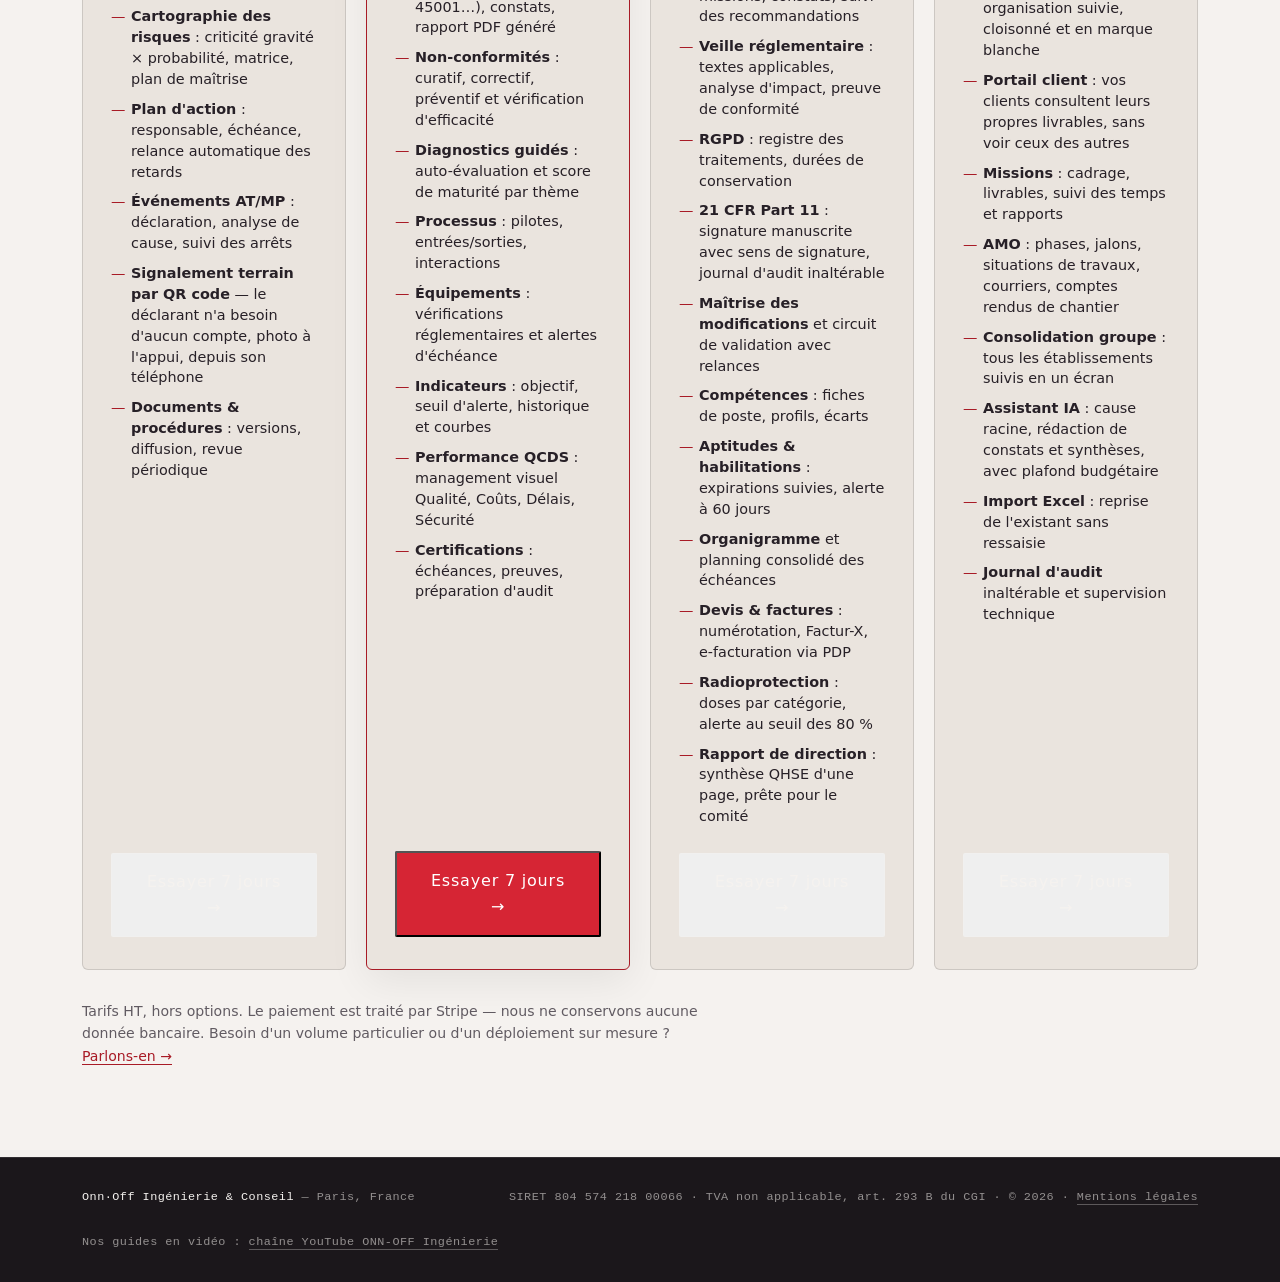
<file: logiciels.html>
<!DOCTYPE html>
<html lang="fr"><head>
<meta charset="UTF-8">
<meta name="viewport" content="width=device-width, initial-scale=1.0">
<title>Logiciels métier — ONNOFF Expert SSI</title>
<meta name="description" content="ONNOFF Expert SSI, le logiciel des coordinateurs SSI et responsables sécurité : registres, plans, commissions de sécurité. Formules et essai 7 jours.">
<meta name="robots" content="index, follow">
<link rel="canonical" href="https://xn--onn-offingnierie-kqb.fr/logiciels">
<meta property="og:type" content="website">
<meta property="og:title" content="Logiciels métier — ONNOFF Expert SSI">
<meta property="og:description" content="ONNOFF Expert SSI, le logiciel des coordinateurs SSI et responsables sécurité : registres, plans, commissions de sécurité. Formules et essai 7 jours.">
<meta property="og:url" content="https://xn--onn-offingnierie-kqb.fr/logiciels">
<link rel="stylesheet" href="assets/style.css">
<style>
/* entête de page : léger, sans le carrousel de l'accueil */
.page-hero{position:relative;padding:120px 0 64px;background:#1E2A38 url('img/bg-registre.webp') center/cover no-repeat}
.page-hero::before{content:"";position:absolute;inset:0;background:linear-gradient(120deg,rgba(20,28,38,.92),rgba(20,28,38,.62))}
.page-hero .wrap{position:relative}
.page-hero h1{color:#F5F2EF;font-size:clamp(30px,4.6vw,46px);margin:14px 0 0;line-height:1.15}
.page-hero .lede{color:rgba(245,242,239,.85);max-width:640px;margin:16px 0 0;font-size:18px}
.crumb{position:relative;font-size:13px;color:rgba(245,242,239,.75)}
.crumb a{color:inherit;text-decoration:none;border-bottom:1px solid rgba(245,242,239,.35)}
main > section{scroll-margin-top:80px}
</style>
<script type="application/ld+json">{"@context":"https://schema.org","@type":"BreadcrumbList","itemListElement":[{"@type":"ListItem","position":1,"name":"Accueil","item":"https://xn--onn-offingnierie-kqb.fr/"},{"@type":"ListItem","position":2,"name":"Logiciels","item":"https://xn--onn-offingnierie-kqb.fr/logiciels"}]}</script>
</head>
<body>
<nav>
  <div class="wrap">
    <a href="/" class="brand" style="font-weight:800;letter-spacing:.02em;text-decoration:none">ONN·OFF <span style="font-weight:400;opacity:.75">Ingénierie &amp; Conseil</span></a>
    <div class="nav-right"><div class="nav-links">
      <a href="/prestations">Prestations</a>
      <a href="/logiciels">Logiciels</a>
      <a href="/a-propos">À propos</a><a href="/#avis">Avis</a>
      <a href="/#contact" class="nav-cta">Me contacter</a>
    </div><div class="burger" onclick="var n=document.querySelector('.nav-links');n.style.display=(getComputedStyle(n).display==='none'?'flex':'none')"><span></span><span></span><span></span></div></div>
  </div>
</nav>
<header class="page-hero">
  <div class="wrap">
    <div class="crumb"><a href="/">Accueil</a> › Logiciels</div>
    <p class="eyebrow" style="color:#D8B24A;margin:18px 0 0">Nos outils en ligne</p>
    <h1>Des logiciels métier nés sur le terrain</h1>
    <p class="lede">Conçus pour les coordinateurs SSI et responsables sécurité, éprouvés en mission avant d’être proposés à l’abonnement.</p>
  </div>
</header>
<main>
<section class="logiciel" id="logiciel" style="padding:90px 0 40px">
  <div class="wrap">
    <div class="sec-head">
      <span class="eyebrow">Nos logiciels</span>
      <h2>Des logiciels métier en ligne</h2>
      <p>Des outils professionnels accessibles en ligne — abonnez-vous, créez votre espace et travaillez depuis votre poste.</p>
    </div>
    <p style="max-width:70ch;color:var(--muted);font-size:.94rem;margin:-26px 0 34px">
      <b style="color:var(--ink)">Deux outils, deux métiers.</b> <b style="color:var(--ink)">ONNOFF Expert SSI</b> couvre la <b style="color:var(--ink)">sécurité incendie</b> d'un parc de bâtiments : dossiers d'identité SSI, registres de sécurité, consignes et plans. <b style="color:var(--ink)">ONNOFF Expert</b> couvre la <b style="color:var(--ink)">démarche QHSE</b> d'une organisation : risques, audits, conformité et pilotage. Ils s'utilisent séparément.
      <br>Pour les organismes de formation, un troisième outil existe : <a href="https://onn-off.fr" style="color:var(--ink)">ONN-OFF</a>, le logiciel de gestion des centres de formation — sessions, émargement signé, preuves Qualiopi, facturation.
    </p>
    <h3 style="font-family:var(--serif);font-weight:500;font-size:1.55rem;margin:0 0 16px">ONNOFF Expert SSI <span style="font-family:var(--mono);font-size:.7rem;letter-spacing:.16em;text-transform:uppercase;color:var(--red);margin-left:8px">Sécurité incendie — registres &amp; coordination SSI</span></h3>
    <div style="border:1px solid var(--line);border-radius:6px;overflow:hidden;display:grid;grid-template-columns:repeat(auto-fit,minmax(300px,1fr))">
      <div style="padding:38px 40px;background:var(--paper-2)">
        <p style="font-size:1.02rem;color:var(--ink-soft);margin-bottom:22px">
          Constituez les <strong>dossiers d'identité SSI</strong>, générez des <strong>registres de sécurité</strong> multi-typologies (ERP, IGH, ERT…), gérez les <strong>consignes</strong>, les <strong>plans d'intervention et d'évacuation</strong> et votre <strong>équipe</strong> — le tout cloisonné par cabinet et conforme à l'art. R.143-44 du CCH.
        </p>
        <div style="display:flex;flex-direction:column;gap:16px">
          <div style="display:flex;gap:15px;align-items:flex-start">
            <span style="font-family:var(--mono);color:var(--red);font-weight:500;font-size:.95rem">01</span>
            <div><b style="display:block">Je m'abonne</b><span style="color:var(--muted);font-size:.92rem">Réglez votre premier abonnement en ligne, en toute sécurité.</span></div>
          </div>
          <div style="display:flex;gap:15px;align-items:flex-start">
            <span style="font-family:var(--mono);color:var(--red);font-weight:500;font-size:.95rem">02</span>
            <div><b style="display:block">Je crée mon cabinet</b><span style="color:var(--muted);font-size:.92rem">Un formulaire, et votre espace est prêt — vous en êtes l'administrateur.</span></div>
          </div>
          <div style="display:flex;gap:15px;align-items:flex-start">
            <span style="font-family:var(--mono);color:var(--red);font-weight:500;font-size:.95rem">03</span>
            <div><b style="display:block">Je me connecte sur mon PC</b><span style="color:var(--muted);font-size:.92rem">Application web installable sur ordinateur, tablette et mobile.</span></div>
          </div>
        </div>
      </div>
      <div style="background:var(--ink);color:var(--paper);padding:38px 40px;display:flex;flex-direction:column;justify-content:center">
        <span class="eyebrow" style="color:#ef6b76">Full accès — tout inclus</span>
        <div style="font-family:var(--serif);font-size:2.7rem;line-height:1;margin-top:6px">69&nbsp;€<span style="font-size:1rem;color:var(--silver-light)"> /mois HT</span></div>
        <p style="color:var(--silver-light);font-size:.9rem;margin:10px 0 24px">3 postes inclus · établissements illimités · +15&nbsp;€/poste supplémentaire · <b style="color:var(--paper)">tout est inclus, aucune option payante</b> · 2 mois offerts en annuel (690&nbsp;€/an) · <b style="color:#7ee2a8">7 jours d'essai gratuit, sans carte bancaire</b></p>
        <a href="https://onn-off-expert-ssi.vercel.app/inscription" target="_blank" rel="noopener" class="btn btn-primary" style="justify-content:center">Essayer gratuitement 7 jours →</a>
        <a href="https://onn-off-expert-ssi.vercel.app/login" target="_blank" rel="noopener" class="btn btn-ghost" style="justify-content:center;margin-top:11px">J'ai déjà un compte — Me connecter</a>
      </div>
    </div>

    <h3 style="font-family:var(--serif);font-weight:500;font-size:1.55rem;margin:56px 0 16px">ONNOFF Expert <span style="font-family:var(--mono);font-size:.7rem;letter-spacing:.16em;text-transform:uppercase;color:var(--red);margin-left:8px">QHSE, audit qualité &amp; conformité</span></h3>
    <div style="border:1px solid var(--line);border-radius:6px;overflow:hidden;display:grid;grid-template-columns:repeat(auto-fit,minmax(300px,1fr))">
      <div style="padding:38px 40px;background:var(--paper-2)">
        <p style="font-size:1.02rem;color:var(--ink-soft);margin-bottom:22px">
          Pilotez toute votre démarche <strong>QHSE</strong> depuis un seul outil : <strong>DUERP</strong> et cartographie des risques, <strong>audits qualité</strong>, <strong>non-conformités</strong> et plans d'action, cartographie des <strong>processus</strong>, <strong>documents &amp; procédures (GED)</strong>, <strong>indicateurs</strong>, <strong>veille réglementaire</strong>, <strong>audit interne</strong>, <strong>RGPD</strong> et suivi des <strong>certifications</strong> — jusqu'aux <strong>devis &amp; factures</strong>. Votre espace est cloisonné : vos données n'appartiennent qu'à vous.
        </p>
        <div style="display:flex;flex-direction:column;gap:16px">
          <div style="display:flex;gap:15px;align-items:flex-start">
            <span style="font-family:var(--mono);color:var(--red);font-weight:500;font-size:.95rem">01</span>
            <div><b style="display:block">Je choisis ma formule</b><span style="color:var(--muted);font-size:.92rem">Quatre offres, de la TPE au cabinet de conseil multi-clients.</span></div>
          </div>
          <div style="display:flex;gap:15px;align-items:flex-start">
            <span style="font-family:var(--mono);color:var(--red);font-weight:500;font-size:.95rem">02</span>
            <div><b style="display:block">J'essaie 7 jours gratuitement</b><span style="color:var(--muted);font-size:.92rem">L'essai est inclus à la souscription — annulable à tout moment.</span></div>
          </div>
          <div style="display:flex;gap:15px;align-items:flex-start">
            <span style="font-family:var(--mono);color:var(--red);font-weight:500;font-size:.95rem">03</span>
            <div><b style="display:block">Je crée mon espace</b><span style="color:var(--muted);font-size:.92rem">Vous en êtes l'administrateur — accessible depuis n'importe quel navigateur, sans installation.</span></div>
          </div>
        </div>
      </div>
      <div style="background:var(--ink);color:var(--paper);padding:38px 40px;display:flex;flex-direction:column;justify-content:center">
        <span class="eyebrow" style="color:#ef6b76">Quatre formules — essai 7 jours</span>
        <div style="font-family:var(--serif);font-size:2.7rem;line-height:1;margin-top:6px">dès 79&nbsp;€<span style="font-size:1rem;color:var(--silver-light)"> /mois HT</span></div>
        <p style="color:var(--silver-light);font-size:.9rem;margin:10px 0 24px">Essentiel 79&nbsp;€ · Qualité 149&nbsp;€ · Expert 299&nbsp;€ · Cabinet 549&nbsp;€ /mois HT · <b style="color:var(--paper)">2 mois offerts en annuel</b> · +15&nbsp;€/poste supplémentaire · <b style="color:#7ee2a8">7 jours d'essai gratuit, annulable à tout moment</b></p>
        <a href="#formules-expert" class="btn btn-primary" style="justify-content:center">Voir les formules &amp; essayer 7 jours →</a>
        <a href="https://onnoff-expert.web.app" target="_blank" rel="noopener" class="btn btn-ghost" style="justify-content:center;margin-top:11px">J'ai déjà un compte — Me connecter</a>
      </div>
    </div>
  </div>
</section>

<section class="formules" id="formules-expert" style="padding:20px 0 90px">
  <div class="wrap">
    <div class="sec-head">
      <span class="eyebrow">ONNOFF Expert — formules</span>
      <h2>Choisissez votre formule</h2>
      <p>Prix affichés, sans devis. Chaque formule ouvre les modules du niveau inférieur. Les 7 premiers jours sont gratuits, l'abonnement est résiliable à tout moment.</p>
    </div>

    <div class="inclus-bandeau">
      <h3>Ce qui est inclus dans toutes les formules</h3>
      <ul>
        <li><b>Aucun module en option.</b> Tout le périmètre de votre formule est ouvert. Ailleurs, chaque module supplémentaire se facture couramment 90 à 120 € de plus par mois.</li>
        <li><b>Opérationnel le jour même.</b> DUERP, processus, procédures, fiches de poste, organigramme et indicateurs arrivent pré-remplis. Pas de paramétrage préalable, pas de projet de déploiement.</li>
        <li><b>Prix affiché, souscription en ligne.</b> Ni devis, ni rendez-vous commercial, ni frais de mise en service.</li>
        <li><b>Hébergement en France</b>, sauvegardes et mises à jour réglementaires compris.</li>
        <li><b>Espace cloisonné</b> : vos données ne côtoient celles d'aucun autre abonné.</li>
        <li><b>Rappel quotidien par e-mail</b> des échéances dues et des retards.</li>
        <li><b>Vos données restent les vôtres</b> : export PDF de tous les livrables, récupération à tout moment.</li>
        <li><b>7 jours d'essai</b>, résiliable en un clic depuis votre espace.</li>
      </ul>
    </div>

    <div class="periode-switch" role="group" aria-label="Périodicité de facturation">
      <button type="button" class="periode-btn is-on" data-periode="mensuel" aria-pressed="true">Mensuel</button>
      <button type="button" class="periode-btn" data-periode="annuel" aria-pressed="false">Annuel <span style="color:var(--red)">— 2 mois offerts</span></button>
    </div>

    <div class="formule-grid">
      <article class="formule">
        <h3>Essentiel</h3>
        <p class="formule-cible">TPE, un seul site</p>
        <div class="formule-prix"><b data-prix="essentiel">79&nbsp;€</b><span data-suffixe> /mois HT</span></div>
        <p class="formule-postes">3 postes inclus · +15&nbsp;€/poste</p>
        <ul>
          <li><b>DUERP</b> : unités de travail, cotation, mise à jour annuelle, export PDF opposable</li>
          <li><b>Cartographie des risques</b> : criticité gravité × probabilité, matrice, plan de maîtrise</li>
          <li><b>Plan d'action</b> : responsable, échéance, relance automatique des retards</li>
          <li><b>Événements AT/MP</b> : déclaration, analyse de cause, suivi des arrêts</li>
          <li><b>Signalement terrain par QR code</b> — le déclarant n'a besoin d'aucun compte, photo à l'appui, depuis son téléphone</li>
          <li><b>Documents &amp; procédures</b> : versions, diffusion, revue périodique</li>
        </ul>
        <button type="button" class="btn btn-ghost formule-cta" data-plan="essentiel">Essayer 7 jours →</button>
      </article>

      <article class="formule is-mise-en-avant">
        <span class="formule-badge">Le plus choisi</span>
        <h3>Qualité</h3>
        <p class="formule-cible">PME certifiée ISO 9001 / 45001</p>
        <div class="formule-prix"><b data-prix="qualite">149&nbsp;€</b><span data-suffixe> /mois HT</span></div>
        <p class="formule-postes">10 postes inclus · +15&nbsp;€/poste</p>
        <ul>
          <li><b>Tout Essentiel</b>, plus :</li>
          <li><b>Audits qualité</b> : grilles par référentiel (ISO 9001, 45001…), constats, rapport PDF généré</li>
          <li><b>Non-conformités</b> : curatif, correctif, préventif et vérification d'efficacité</li>
          <li><b>Diagnostics guidés</b> : auto-évaluation et score de maturité par thème</li>
          <li><b>Processus</b> : pilotes, entrées/sorties, interactions</li>
          <li><b>Équipements</b> : vérifications réglementaires et alertes d'échéance</li>
          <li><b>Indicateurs</b> : objectif, seuil d'alerte, historique et courbes</li>
          <li><b>Performance QCDS</b> : management visuel Qualité, Coûts, Délais, Sécurité</li>
          <li><b>Certifications</b> : échéances, preuves, préparation d'audit</li>
        </ul>
        <button type="button" class="btn btn-primary formule-cta" data-plan="qualite">Essayer 7 jours →</button>
      </article>

      <article class="formule">
        <h3>Expert</h3>
        <p class="formule-cible">Service QHSE, multi-sites</p>
        <div class="formule-prix"><b data-prix="expert">299&nbsp;€</b><span data-suffixe> /mois HT</span></div>
        <p class="formule-postes">25 postes inclus · +15&nbsp;€/poste</p>
        <ul>
          <li><b>Tout Qualité</b>, plus :</li>
          <li><b>Audit interne</b> : univers d'audit par le risque, missions, constats, suivi des recommandations</li>
          <li><b>Veille réglementaire</b> : textes applicables, analyse d'impact, preuve de conformité</li>
          <li><b>RGPD</b> : registre des traitements, durées de conservation</li>
          <li><b>21 CFR Part 11</b> : signature manuscrite avec sens de signature, journal d'audit inaltérable</li>
          <li><b>Maîtrise des modifications</b> et circuit de validation avec relances</li>
          <li><b>Compétences</b> : fiches de poste, profils, écarts</li>
          <li><b>Aptitudes &amp; habilitations</b> : expirations suivies, alerte à 60 jours</li>
          <li><b>Organigramme</b> et planning consolidé des échéances</li>
          <li><b>Devis &amp; factures</b> : numérotation, Factur-X, e-facturation via PDP</li>
          <li><b>Radioprotection</b> : doses par catégorie, alerte au seuil des 80 %</li>
          <li><b>Rapport de direction</b> : synthèse QHSE d'une page, prête pour le comité</li>
        </ul>
        <button type="button" class="btn btn-ghost formule-cta" data-plan="expert">Essayer 7 jours →</button>
      </article>

      <article class="formule">
        <h3>Cabinet</h3>
        <p class="formule-cible">Cabinets de conseil, groupes multi-entités</p>
        <div class="formule-prix"><b data-prix="cabinet">549&nbsp;€</b><span data-suffixe> /mois HT</span></div>
        <p class="formule-postes">Postes illimités</p>
        <ul>
          <li><b>Tout Expert</b>, postes illimités, plus :</li>
          <li><b>Multi-clients</b> : un dossier complet par organisation suivie, cloisonné et en marque blanche</li>
          <li><b>Portail client</b> : vos clients consultent leurs propres livrables, sans voir ceux des autres</li>
          <li><b>Missions</b> : cadrage, livrables, suivi des temps et rapports</li>
          <li><b>AMO</b> : phases, jalons, situations de travaux, courriers, comptes rendus de chantier</li>
          <li><b>Consolidation groupe</b> : tous les établissements suivis en un écran</li>
          <li><b>Assistant IA</b> : cause racine, rédaction de constats et synthèses, avec plafond budgétaire</li>
          <li><b>Import Excel</b> : reprise de l'existant sans ressaisie</li>
          <li><b>Journal d'audit</b> inaltérable et supervision technique</li>
        </ul>
        <button type="button" class="btn btn-ghost formule-cta" data-plan="cabinet">Essayer 7 jours →</button>
      </article>
    </div>

    <p class="formule-note">Tarifs HT, hors options. Le paiement est traité par Stripe — nous ne conservons aucune donnée bancaire. Besoin d'un volume particulier ou d'un déploiement sur mesure ? <a href="#contact">Parlons-en →</a></p>
    <p class="formule-erreur" id="formule-erreur" role="alert" hidden></p>
  </div>
</section>
</main>
<footer>
  <div class="wrap">
    <div><b>Onn·Off Ingénierie &amp; Conseil</b> — Paris, France</div>
    <div>SIRET 804 574 218 00066 · TVA non applicable, art. 293 B du CGI · © 2026 · <a href="/mentions-legales" style="border-bottom:1px solid rgba(245,242,239,.3)">Mentions légales</a></div>
  <div style="margin-top:10px">Nos guides en vidéo : <a href="https://www.youtube.com/@onn-off-ingenierie" target="_blank" rel="noopener" style="border-bottom:1px solid rgba(245,242,239,.3)">chaîne YouTube ONN-OFF Ingénierie</a></div>
  </div>
</footer>
<script>
// Apparition douce des blocs. Chaque accès est gardé : sur une page qui n'a
// pas de .reveal, rien ne casse (leçon du 28/08 sur site-onn).
(function(){
  var els = document.querySelectorAll('.reveal');
  if (!els.length) return;
  if (!('IntersectionObserver' in window)) { els.forEach(function(e){ e.classList.add('in'); }); return; }
  var obs = new IntersectionObserver(function(entries){
    entries.forEach(function(e){ if (e.isIntersecting) { e.target.classList.add('in'); obs.unobserve(e.target); } });
  }, {threshold: .12});
  els.forEach(function(e){ obs.observe(e); });
  // Filet : si l'observateur ne s'est pas prononce (environnement atypique),
  // le contenu s'affiche quand meme — un bloc invisible est pire qu'un bloc
  // sans animation.
  setTimeout(function(){ els.forEach(function(e){ e.classList.add('in'); }); }, 1200);
})();
</script>
<script>
/* Formules ONNOFF Expert : bascule mensuel/annuel et souscription Stripe.
   Le prix annuel vaut 10 mois (2 mois offerts) ; les mêmes valeurs sont
   définies dans lib/features/abonnement/domain/plan.dart et dans la Cloud
   Function creerCheckout, qui reste seule juge du montant facturé. */
(function(){
  var CHECKOUT_URL = 'https://europe-west1-onnoff-expert.cloudfunctions.net/creerCheckout';
  var PRIX = { essentiel:79, qualite:149, expert:299, cabinet:549 };
  var periode = 'mensuel';

  function euros(n){ return n.toLocaleString('fr-FR') + ' €'; }

  function majPrix(){
    Object.keys(PRIX).forEach(function(plan){
      var el = document.querySelector('[data-prix="' + plan + '"]');
      if(el) el.innerHTML = euros(periode === 'annuel' ? PRIX[plan] * 10 : PRIX[plan]);
    });
    document.querySelectorAll('[data-suffixe]').forEach(function(el){
      el.textContent = periode === 'annuel' ? ' /an HT' : ' /mois HT';
    });
  }

  document.querySelectorAll('.periode-btn').forEach(function(btn){
    btn.addEventListener('click', function(){
      periode = btn.dataset.periode;
      document.querySelectorAll('.periode-btn').forEach(function(b){
        var on = b === btn;
        b.classList.toggle('is-on', on);
        b.setAttribute('aria-pressed', on ? 'true' : 'false');
      });
      majPrix();
    });
  });

  var erreur = document.getElementById('formule-erreur');
  function afficherErreur(msg){
    if(!erreur) return;
    erreur.textContent = msg;
    erreur.hidden = false;
  }

  document.querySelectorAll('.formule-cta').forEach(function(btn){
    btn.addEventListener('click', function(){
      var libelle = btn.textContent;
      btn.disabled = true;
      btn.textContent = 'Redirection vers le paiement…';
      if(erreur) erreur.hidden = true;

      fetch(CHECKOUT_URL, {
        method: 'POST',
        headers: { 'Content-Type': 'application/json' },
        body: JSON.stringify({ plan: btn.dataset.plan, periodicite: periode })
      })
      .then(function(r){
        if(!r.ok) throw new Error('HTTP ' + r.status);
        return r.json();
      })
      .then(function(data){
        if(!data || !data.url) throw new Error('URL de paiement absente');
        window.location.href = data.url;
      })
      .catch(function(){
        btn.disabled = false;
        btn.textContent = libelle;
        afficherErreur("La souscription en ligne est momentanément indisponible. Écrivez-nous via le formulaire de contact et nous ouvrons votre espace manuellement.");
      });
    });
  });

  majPrix();
})();
</script>
<script defer src="/assets/mesure.js"></script>
</body></html>
</file>
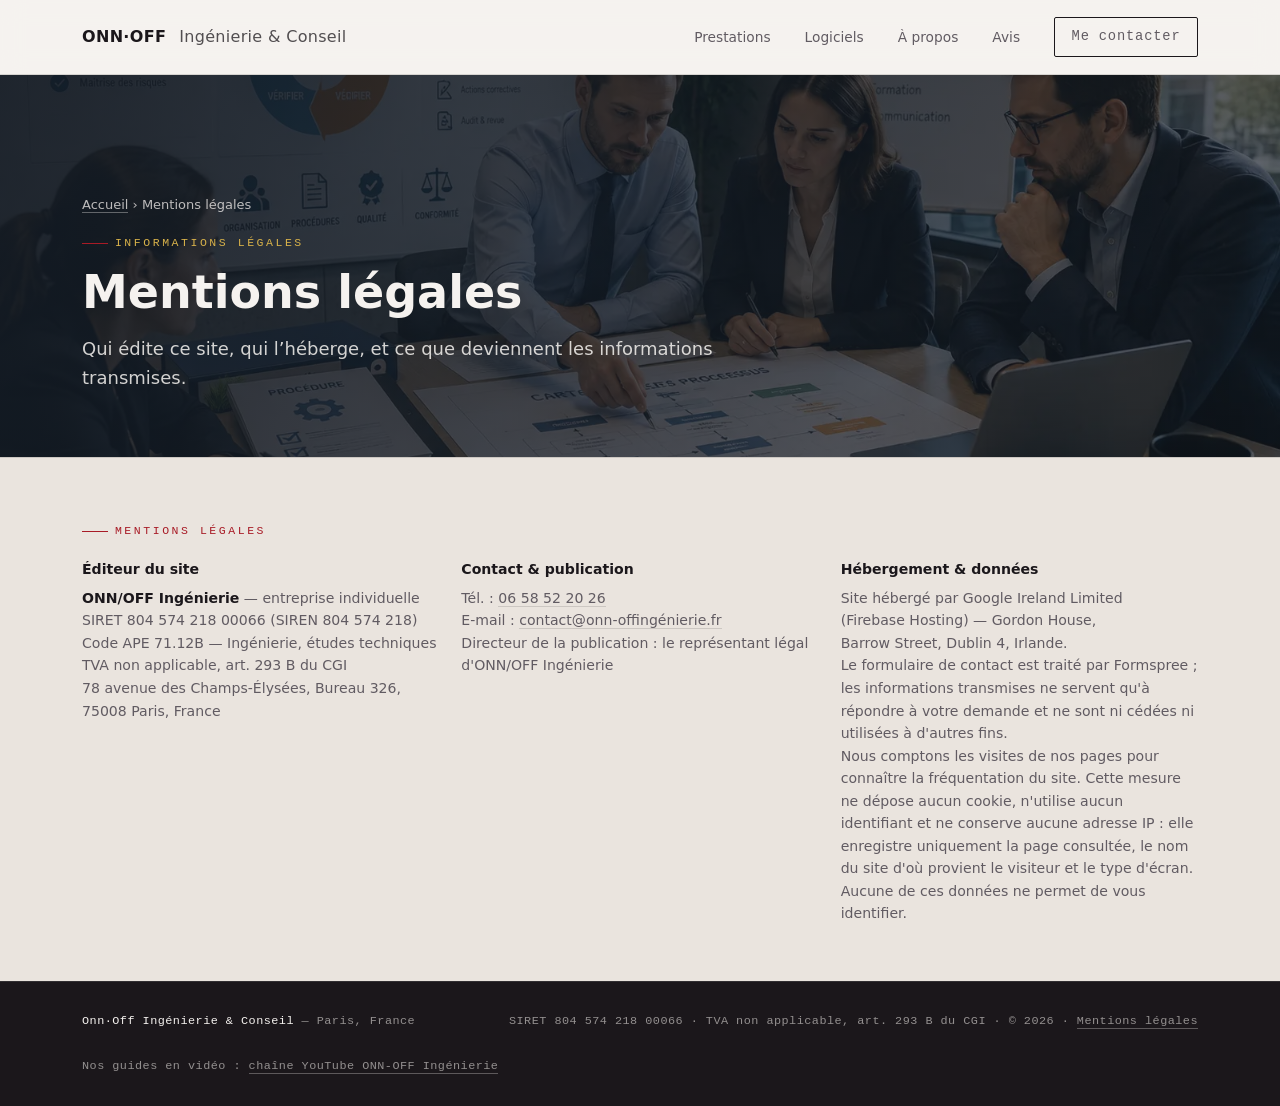
<file: mentions-legales.html>
<!DOCTYPE html>
<html lang="fr"><head>
<meta charset="UTF-8">
<meta name="viewport" content="width=device-width, initial-scale=1.0">
<title>Mentions légales — Onn-Off Ingénierie & Conseil</title>
<meta name="description" content="Éditeur, hébergement et traitement des données du site onn-offingénierie.fr.">
<meta name="robots" content="index, follow">
<link rel="canonical" href="https://xn--onn-offingnierie-kqb.fr/mentions-legales">
<meta property="og:type" content="website">
<meta property="og:title" content="Mentions légales — Onn-Off Ingénierie & Conseil">
<meta property="og:description" content="Éditeur, hébergement et traitement des données du site onn-offingénierie.fr.">
<meta property="og:url" content="https://xn--onn-offingnierie-kqb.fr/mentions-legales">
<link rel="stylesheet" href="assets/style.css">
<style>
/* entête de page : léger, sans le carrousel de l'accueil */
.page-hero{position:relative;padding:120px 0 64px;background:#1E2A38 url('img/bg-qualite.webp') center/cover no-repeat}
.page-hero::before{content:"";position:absolute;inset:0;background:linear-gradient(120deg,rgba(20,28,38,.92),rgba(20,28,38,.62))}
.page-hero .wrap{position:relative}
.page-hero h1{color:#F5F2EF;font-size:clamp(30px,4.6vw,46px);margin:14px 0 0;line-height:1.15}
.page-hero .lede{color:rgba(245,242,239,.85);max-width:640px;margin:16px 0 0;font-size:18px}
.crumb{position:relative;font-size:13px;color:rgba(245,242,239,.75)}
.crumb a{color:inherit;text-decoration:none;border-bottom:1px solid rgba(245,242,239,.35)}
main > section{scroll-margin-top:80px}
</style>
<script type="application/ld+json">{"@context":"https://schema.org","@type":"BreadcrumbList","itemListElement":[{"@type":"ListItem","position":1,"name":"Accueil","item":"https://xn--onn-offingnierie-kqb.fr/"},{"@type":"ListItem","position":2,"name":"Mentions légales","item":"https://xn--onn-offingnierie-kqb.fr/mentions-legales"}]}</script>
</head>
<body>
<nav>
  <div class="wrap">
    <a href="/" class="brand" style="font-weight:800;letter-spacing:.02em;text-decoration:none">ONN·OFF <span style="font-weight:400;opacity:.75">Ingénierie &amp; Conseil</span></a>
    <div class="nav-right"><div class="nav-links">
      <a href="/prestations">Prestations</a>
      <a href="/logiciels">Logiciels</a>
      <a href="/a-propos">À propos</a><a href="/#avis">Avis</a>
      <a href="/#contact" class="nav-cta">Me contacter</a>
    </div><div class="burger" onclick="var n=document.querySelector('.nav-links');n.style.display=(getComputedStyle(n).display==='none'?'flex':'none')"><span></span><span></span><span></span></div></div>
  </div>
</nav>
<header class="page-hero">
  <div class="wrap">
    <div class="crumb"><a href="/">Accueil</a> › Mentions légales</div>
    <p class="eyebrow" style="color:#D8B24A;margin:18px 0 0">Informations légales</p>
    <h1>Mentions légales</h1>
    <p class="lede">Qui édite ce site, qui l’héberge, et ce que deviennent les informations transmises.</p>
  </div>
</header>
<main>
<section id="mentions-legales" style="background:var(--paper-2);border-top:1px solid var(--line)">
  <div class="wrap" style="padding:56px 32px">
    <p class="eyebrow">Mentions légales</p>
    <div style="margin-top:18px;display:grid;gap:22px;grid-template-columns:repeat(auto-fit,minmax(260px,1fr));font-size:.88rem;color:var(--muted)">
      <div>
        <p style="color:var(--ink);font-weight:600;margin-bottom:6px">Éditeur du site</p>
        <p><b style="color:var(--ink)">ONN/OFF Ingénierie</b> — entreprise individuelle<br>
        SIRET&nbsp;804&nbsp;574&nbsp;218&nbsp;00066 (SIREN&nbsp;804&nbsp;574&nbsp;218)<br>
        Code APE&nbsp;71.12B — Ingénierie, études techniques<br>
        TVA non applicable, art.&nbsp;293&nbsp;B du CGI<br>
        78 avenue des Champs-Élysées, Bureau 326, 75008 Paris, France</p>
      </div>
      <div>
        <p style="color:var(--ink);font-weight:600;margin-bottom:6px">Contact &amp; publication</p>
        <p>Tél.&nbsp;: <a href="tel:+33658522026" style="border-bottom:1px solid var(--line)">06&nbsp;58&nbsp;52&nbsp;20&nbsp;26</a><br>
        E-mail&nbsp;: <a href="mailto:contact@xn--onn-offingnierie-kqb.fr" style="border-bottom:1px solid var(--line)">contact@onn-offingénierie.fr</a><br>
        Directeur de la publication&nbsp;: le représentant légal d'ONN/OFF Ingénierie</p>
      </div>
      <div>
        <p style="color:var(--ink);font-weight:600;margin-bottom:6px">Hébergement &amp; données</p>
        <p>Site hébergé par Google&nbsp;Ireland&nbsp;Limited (Firebase&nbsp;Hosting) — Gordon&nbsp;House, Barrow&nbsp;Street, Dublin&nbsp;4, Irlande.<br>
        Le formulaire de contact est traité par Formspree&nbsp;; les informations transmises ne servent qu'à répondre à votre demande et ne sont ni cédées ni utilisées à d'autres fins.<br>
        Nous comptons les visites de nos pages pour connaître la fréquentation du site. Cette mesure ne dépose aucun cookie, n'utilise aucun identifiant et ne conserve aucune adresse IP&nbsp;: elle enregistre uniquement la page consultée, le nom du site d'où provient le visiteur et le type d'écran. Aucune de ces données ne permet de vous identifier.</p>
      </div>
    </div>
  </div>
</section>
</main>
<footer>
  <div class="wrap">
    <div><b>Onn·Off Ingénierie &amp; Conseil</b> — Paris, France</div>
    <div>SIRET 804 574 218 00066 · TVA non applicable, art. 293 B du CGI · © 2026 · <a href="/mentions-legales" style="border-bottom:1px solid rgba(245,242,239,.3)">Mentions légales</a></div>
  <div style="margin-top:10px">Nos guides en vidéo : <a href="https://www.youtube.com/@onn-off-ingenierie" target="_blank" rel="noopener" style="border-bottom:1px solid rgba(245,242,239,.3)">chaîne YouTube ONN-OFF Ingénierie</a></div>
  </div>
</footer>
<script>
// Apparition douce des blocs. Chaque accès est gardé : sur une page qui n'a
// pas de .reveal, rien ne casse (leçon du 28/08 sur site-onn).
(function(){
  var els = document.querySelectorAll('.reveal');
  if (!els.length) return;
  if (!('IntersectionObserver' in window)) { els.forEach(function(e){ e.classList.add('in'); }); return; }
  var obs = new IntersectionObserver(function(entries){
    entries.forEach(function(e){ if (e.isIntersecting) { e.target.classList.add('in'); obs.unobserve(e.target); } });
  }, {threshold: .12});
  els.forEach(function(e){ obs.observe(e); });
  // Filet : si l'observateur ne s'est pas prononce (environnement atypique),
  // le contenu s'affiche quand meme — un bloc invisible est pire qu'un bloc
  // sans animation.
  setTimeout(function(){ els.forEach(function(e){ e.classList.add('in'); }); }, 1200);
})();
</script>

<script defer src="/assets/mesure.js"></script>
</body></html>
</file>
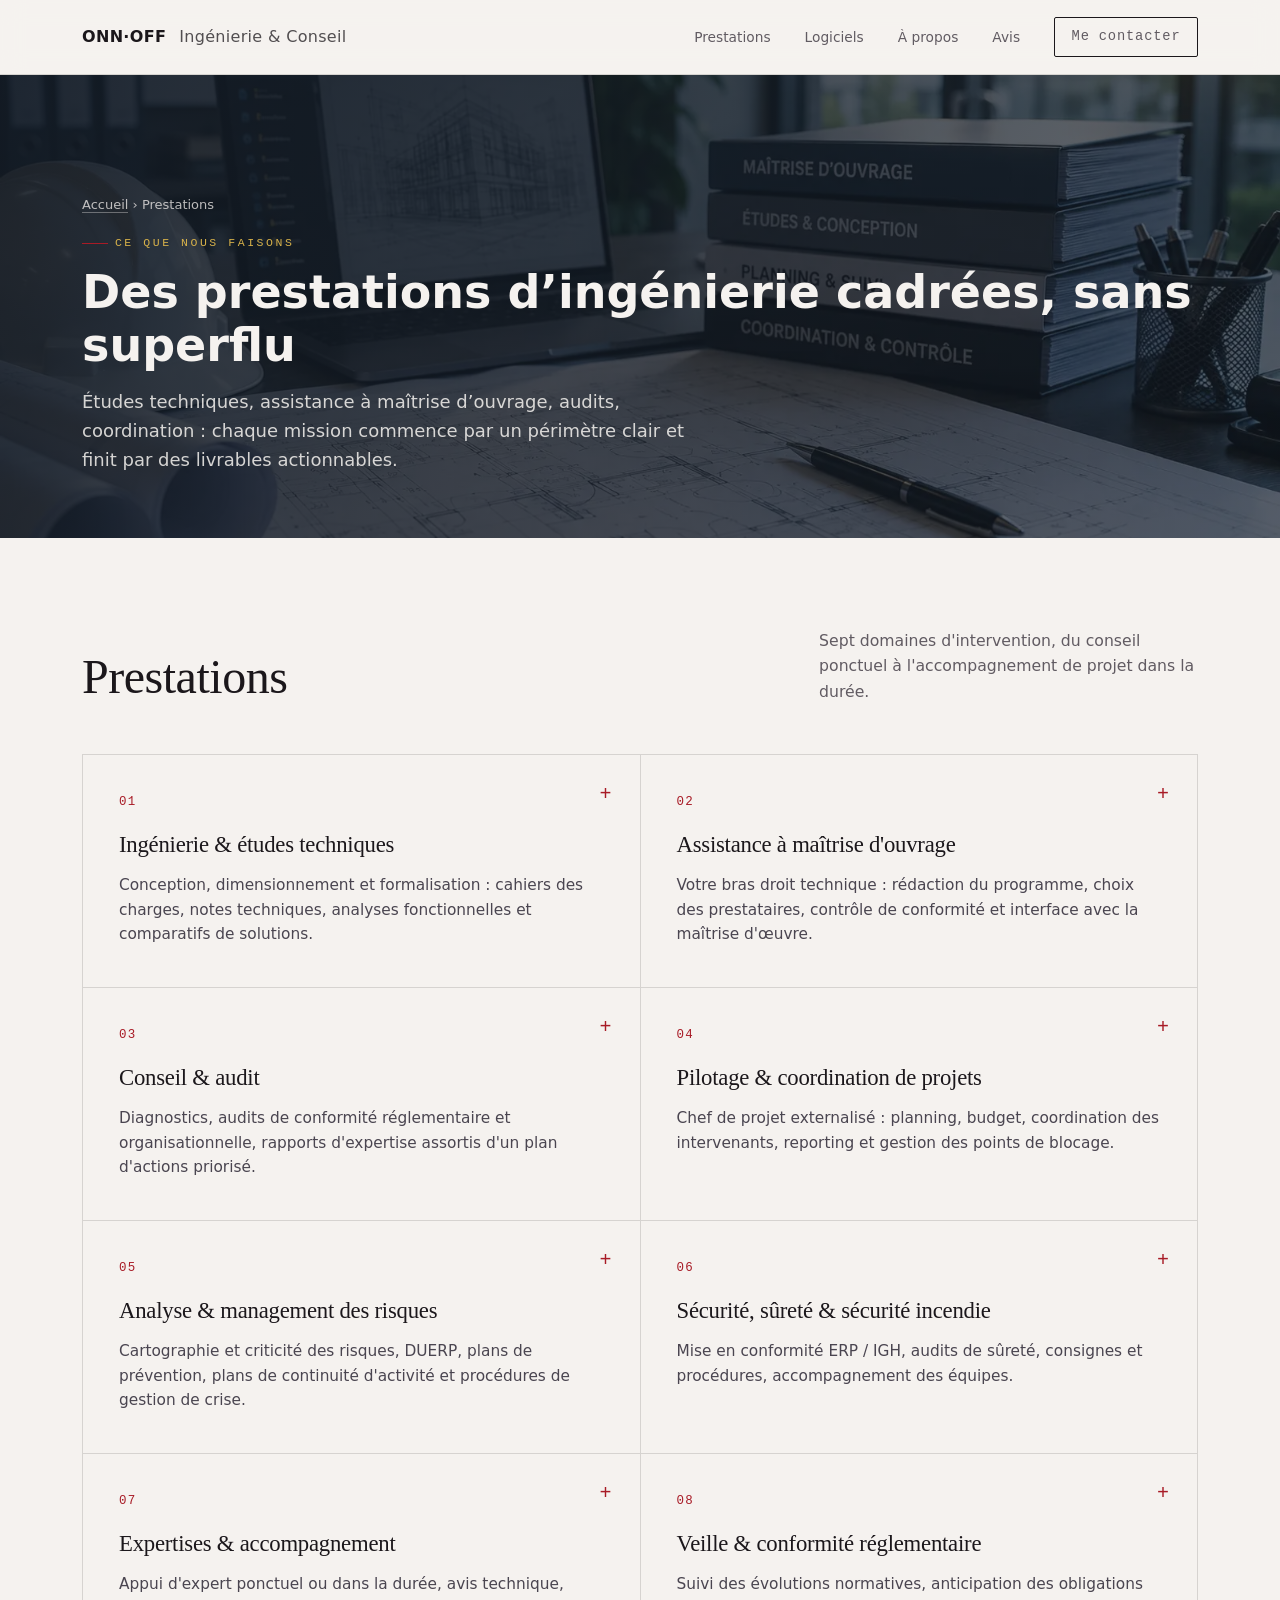
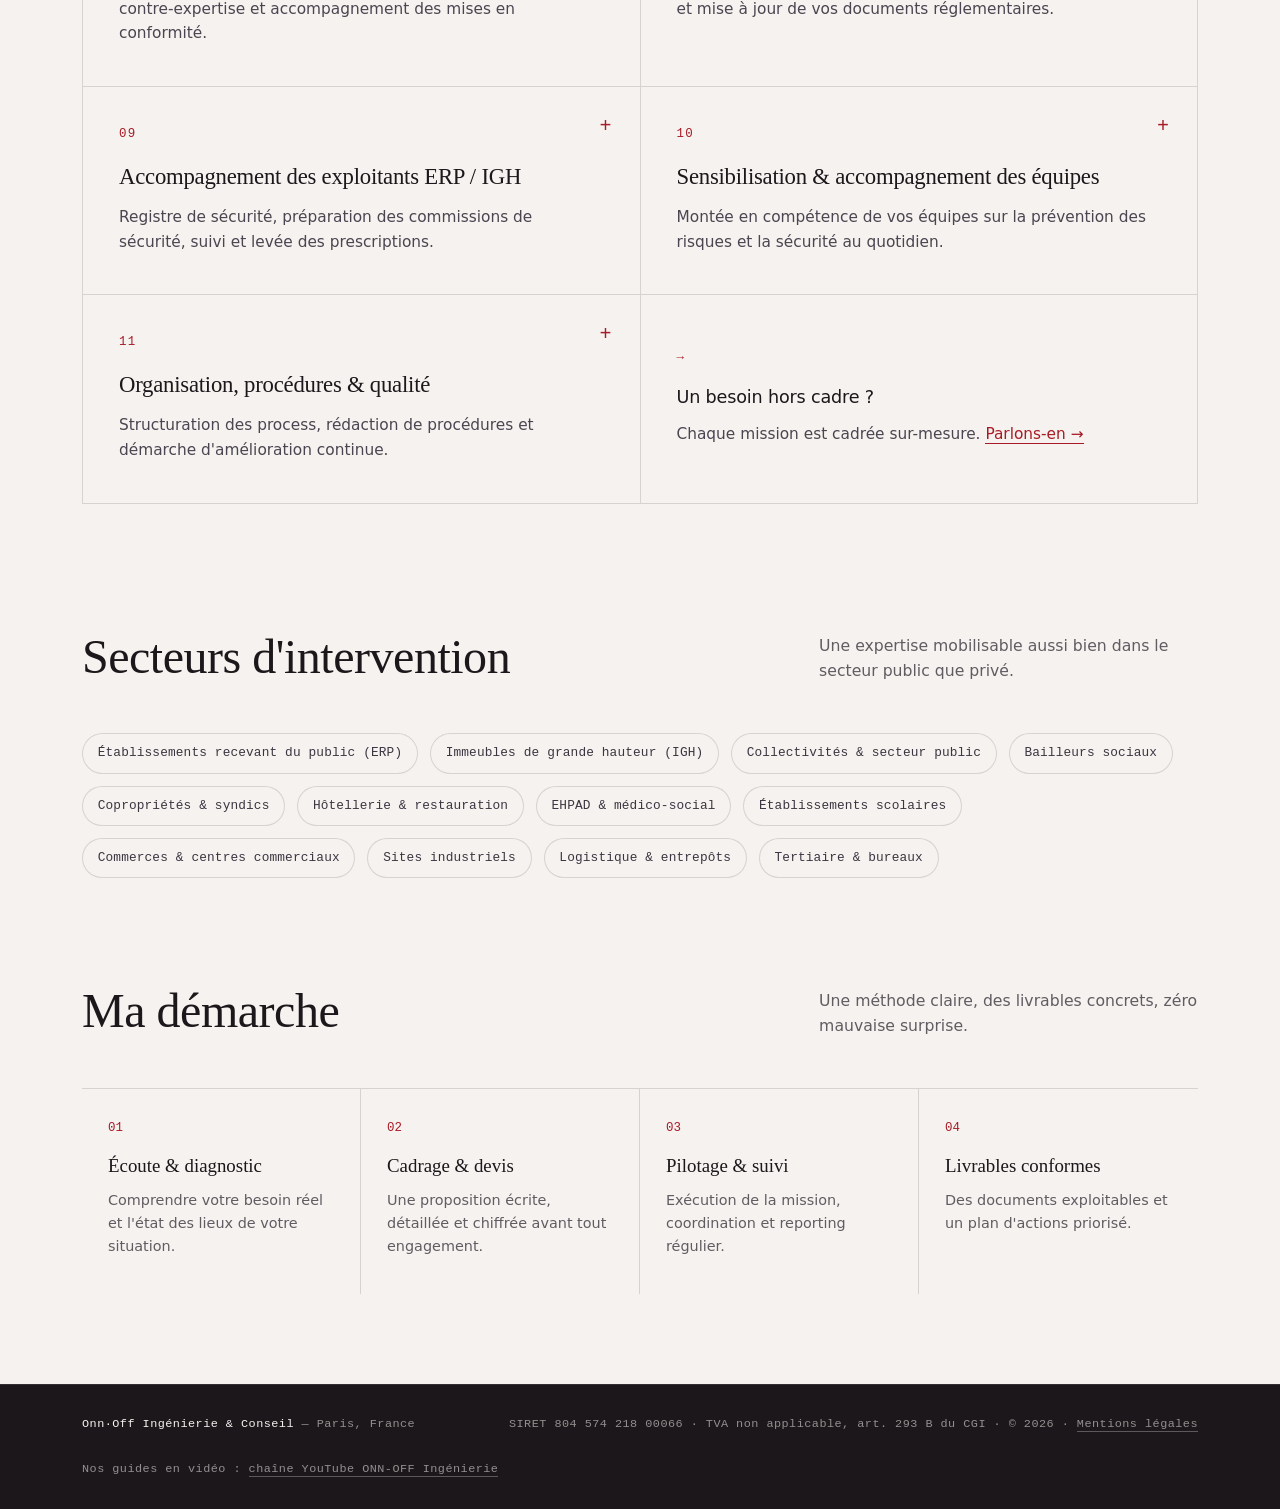
<file: prestations.html>
<!DOCTYPE html>
<html lang="fr"><head>
<meta charset="UTF-8">
<meta name="viewport" content="width=device-width, initial-scale=1.0">
<title>Sécurité incendie, AMO et management des risques — Paris</title>
<meta name="description" content="Ingénierie, AMO, audit, pilotage de projets, management des risques, sécurité incendie : onze prestations, les secteurs couverts et la démarche.">
<meta name="robots" content="index, follow">
<link rel="canonical" href="https://xn--onn-offingnierie-kqb.fr/prestations">
<meta property="og:type" content="website">
<meta property="og:title" content="Prestations — Onn-Off Ingénierie & Conseil, Paris">
<meta property="og:description" content="Ingénierie, AMO, audit, pilotage de projets, management des risques, sécurité incendie : onze prestations, les secteurs couverts et la démarche.">
<meta property="og:url" content="https://xn--onn-offingnierie-kqb.fr/prestations">
<link rel="stylesheet" href="assets/style.css">
<style>
/* entête de page : léger, sans le carrousel de l'accueil */
.page-hero{position:relative;padding:120px 0 64px;background:#1E2A38 url('img/bg-prestations.webp') center/cover no-repeat}
.page-hero::before{content:"";position:absolute;inset:0;background:linear-gradient(120deg,rgba(20,28,38,.92),rgba(20,28,38,.62))}
.page-hero .wrap{position:relative}
.page-hero h1{color:#F5F2EF;font-size:clamp(30px,4.6vw,46px);margin:14px 0 0;line-height:1.15}
.page-hero .lede{color:rgba(245,242,239,.85);max-width:640px;margin:16px 0 0;font-size:18px}
.crumb{position:relative;font-size:13px;color:rgba(245,242,239,.75)}
.crumb a{color:inherit;text-decoration:none;border-bottom:1px solid rgba(245,242,239,.35)}
main > section{scroll-margin-top:80px}
</style>
<script type="application/ld+json">{"@context":"https://schema.org","@type":"BreadcrumbList","itemListElement":[{"@type":"ListItem","position":1,"name":"Accueil","item":"https://xn--onn-offingnierie-kqb.fr/"},{"@type":"ListItem","position":2,"name":"Prestations","item":"https://xn--onn-offingnierie-kqb.fr/prestations"}]}</script>
</head>
<body>
<nav>
  <div class="wrap">
    <a href="/" class="brand" style="font-weight:800;letter-spacing:.02em;text-decoration:none">ONN·OFF <span style="font-weight:400;opacity:.75">Ingénierie &amp; Conseil</span></a>
    <div class="nav-right"><div class="nav-links">
      <a href="/prestations">Prestations</a>
      <a href="/logiciels">Logiciels</a>
      <a href="/a-propos">À propos</a><a href="/#avis">Avis</a>
      <a href="/#contact" class="nav-cta">Me contacter</a>
    </div><div class="burger" onclick="var n=document.querySelector('.nav-links');n.style.display=(getComputedStyle(n).display==='none'?'flex':'none')"><span></span><span></span><span></span></div></div>
  </div>
</nav>
<header class="page-hero">
  <div class="wrap">
    <div class="crumb"><a href="/">Accueil</a> › Prestations</div>
    <p class="eyebrow" style="color:#D8B24A;margin:18px 0 0">Ce que nous faisons</p>
    <h1>Des prestations d’ingénierie cadrées, sans superflu</h1>
    <p class="lede">Études techniques, assistance à maîtrise d’ouvrage, audits, coordination : chaque mission commence par un périmètre clair et finit par des livrables actionnables.</p>
  </div>
</header>
<main>
<section class="services" id="prestations">
  <div class="wrap">
    <div class="sec-head reveal">
      <h2>Prestations</h2>
      <p>Sept domaines d'intervention, du conseil ponctuel à l'accompagnement de projet dans la durée.</p>
    </div>
    <div class="svc-grid reveal">
      <div class="svc"><div class="num">01</div><h3>Ingénierie &amp; études techniques</h3><p>Conception, dimensionnement et formalisation : cahiers des charges, notes techniques, analyses fonctionnelles et comparatifs de solutions.</p><span class="plus">+</span><div class="svc-more"><ul><li>Cahier des charges fonctionnel et technique</li><li>Notes techniques et dimensionnement</li><li>Études comparatives de solutions (technique / coût / délai)</li><li>Dossiers de consultation des entreprises (DCE)</li><li>Suivi et validation des études d'exécution</li></ul><a class="svc-cta" href="#contact" onclick="event.stopPropagation()">Parlons-en →</a></div></div>
      <div class="svc"><div class="num">02</div><h3>Assistance à maîtrise d'ouvrage</h3><p>Votre bras droit technique : rédaction du programme, choix des prestataires, contrôle de conformité et interface avec la maîtrise d'œuvre.</p><span class="plus">+</span><div class="svc-more"><ul><li>Définition du besoin et rédaction du programme</li><li>Analyse des offres et aide au choix des prestataires</li><li>Suivi de la conception et des travaux côté maître d'ouvrage</li><li>Contrôle de conformité aux exigences du programme</li><li>Assistance à la réception : OPR et levée des réserves</li></ul><a class="svc-cta" href="#contact" onclick="event.stopPropagation()">Parlons-en →</a></div></div>
      <div class="svc"><div class="num">03</div><h3>Conseil &amp; audit</h3><p>Diagnostics, audits de conformité réglementaire et organisationnelle, rapports d'expertise assortis d'un plan d'actions priorisé.</p><span class="plus">+</span><div class="svc-more"><ul><li>Audit documentaire et visite de terrain</li><li>Évaluation de la conformité réglementaire et organisationnelle</li><li>Rapport d'expertise illustré et hiérarchisé</li><li>Plan d'actions priorisé, du quick-win au long terme</li><li>Restitution et accompagnement de la mise en œuvre</li></ul><a class="svc-cta" href="#contact" onclick="event.stopPropagation()">Parlons-en →</a></div></div>
      <div class="svc"><div class="num">04</div><h3>Pilotage &amp; coordination de projets</h3><p>Chef de projet externalisé : planning, budget, coordination des intervenants, reporting et gestion des points de blocage.</p><span class="plus">+</span><div class="svc-more"><ul><li>Cadrage : périmètre, jalons, budget</li><li>Planification et tableaux de bord de suivi</li><li>Animation des réunions et coordination des intervenants</li><li>Anticipation des risques projet et déblocage des points durs</li><li>Reporting clair et régulier à la direction</li></ul><a class="svc-cta" href="#contact" onclick="event.stopPropagation()">Parlons-en →</a></div></div>
      <div class="svc"><div class="num">05</div><h3>Analyse &amp; management des risques</h3><p>Cartographie et criticité des risques, DUERP, plans de prévention, plans de continuité d'activité et procédures de gestion de crise.</p><span class="plus">+</span><div class="svc-more"><ul><li>Identification et cartographie des risques</li><li>Cotation de la criticité (probabilité × gravité)</li><li>DUERP et plans de prévention</li><li>Plan de continuité d'activité (PCA)</li><li>Procédures de gestion de crise et exercices associés</li></ul><a class="svc-cta" href="#contact" onclick="event.stopPropagation()">Parlons-en →</a></div></div>
      <div class="svc"><div class="num">06</div><h3>Sécurité, sûreté &amp; sécurité incendie</h3><p>Mise en conformité ERP / IGH, audits de sûreté, consignes et procédures, accompagnement des équipes.</p><span class="plus">+</span><div class="svc-more"><ul><li>Diagnostics de conformité ERP / IGH / Code du travail</li><li>Audits de sûreté et prévention de la malveillance</li><li>Consignes, plans et procédures de sécurité</li><li>Préparation et suivi des commissions de sécurité</li><li>Accompagnement et sensibilisation des équipes</li></ul><a class="svc-cta" href="#contact" onclick="event.stopPropagation()">Parlons-en →</a></div></div>
      <div class="svc"><div class="num">07</div><h3>Expertises &amp; accompagnement</h3><p>Appui d'expert ponctuel ou dans la durée, avis technique, contre-expertise et accompagnement des mises en conformité.</p><span class="plus">+</span><div class="svc-more"><ul><li>Avis technique indépendant et argumenté</li><li>Contre-expertise sur dossier ou sur site</li><li>Appui dans les échanges avec bureaux de contrôle, assureurs, administrations</li><li>Accompagnement des mises en conformité jusqu'à la levée</li><li>Intervention ponctuelle ou dans la durée, selon le besoin</li></ul><a class="svc-cta" href="#contact" onclick="event.stopPropagation()">Parlons-en →</a></div></div>
      <div class="svc"><div class="num">08</div><h3>Veille &amp; conformité réglementaire</h3><p>Suivi des évolutions normatives, anticipation des obligations et mise à jour de vos documents réglementaires.</p><span class="plus">+</span><div class="svc-more"><ul><li>Veille normative et réglementaire ciblée sur votre activité</li><li>Notes d'impact : ce qui change concrètement pour vous</li><li>Mise à jour de vos documents réglementaires</li><li>Échéancier de vos obligations périodiques</li><li>Alertes en cas d'évolution majeure</li></ul><a class="svc-cta" href="#contact" onclick="event.stopPropagation()">Parlons-en →</a></div></div>
      <div class="svc"><div class="num">09</div><h3>Accompagnement des exploitants ERP / IGH</h3><p>Registre de sécurité, préparation des commissions de sécurité, suivi et levée des prescriptions.</p><span class="plus">+</span><div class="svc-more"><ul><li>Tenue et mise à jour du registre de sécurité</li><li>Préparation des commissions : dossier complet et visite à blanc</li><li>Suivi et levée des prescriptions</li><li>Planification des vérifications périodiques obligatoires</li><li>Interface avec bureaux de contrôle et organismes agréés</li></ul><a class="svc-cta" href="#contact" onclick="event.stopPropagation()">Parlons-en →</a></div></div>
      <div class="svc"><div class="num">10</div><h3>Sensibilisation &amp; accompagnement des équipes</h3><p>Montée en compétence de vos équipes sur la prévention des risques et la sécurité au quotidien.</p><span class="plus">+</span><div class="svc-more"><ul><li>Ateliers de prévention adaptés à vos métiers</li><li>Sensibilisation incendie et évacuation</li><li>Développement d'une culture sécurité au quotidien</li><li>Supports pédagogiques sur-mesure</li><li>Accompagnement spécifique de l'encadrement</li></ul><a class="svc-cta" href="#contact" onclick="event.stopPropagation()">Parlons-en →</a></div></div>
      <div class="svc"><div class="num">11</div><h3>Organisation, procédures &amp; qualité</h3><p>Structuration des process, rédaction de procédures et démarche d'amélioration continue.</p><span class="plus">+</span><div class="svc-more"><ul><li>Cartographie de vos processus</li><li>Rédaction de procédures et modes opératoires</li><li>Indicateurs et tableaux de bord</li><li>Démarche d'amélioration continue (PDCA)</li><li>Préparation aux audits et certifications</li></ul><a class="svc-cta" href="#contact" onclick="event.stopPropagation()">Parlons-en →</a></div></div>
      <div class="svc" style="display:flex;flex-direction:column;justify-content:center">
        <div class="num">→</div><h3 style="font-family:var(--sans);font-weight:500;font-size:1.1rem">Un besoin hors cadre&nbsp;?</h3>
        <p>Chaque mission est cadrée sur-mesure. <a href="#contact" style="color:var(--red);border-bottom:1px solid var(--red)">Parlons-en →</a></p>
      </div>
    </div>
  </div>
</section>

<section class="sectors" id="secteurs">
  <div class="wrap reveal">
    <div class="sec-head">
      <h2>Secteurs d'intervention</h2>
      <p>Une expertise mobilisable aussi bien dans le secteur public que privé.</p>
    </div>
    <div class="tag-cloud">
      <span>Établissements recevant du public (ERP)</span>
      <span>Immeubles de grande hauteur (IGH)</span>
      <span>Collectivités &amp; secteur public</span>
      <span>Bailleurs sociaux</span>
      <span>Copropriétés &amp; syndics</span>
      <span>Hôtellerie &amp; restauration</span>
      <span>EHPAD &amp; médico-social</span>
      <span>Établissements scolaires</span>
      <span>Commerces &amp; centres commerciaux</span>
      <span>Sites industriels</span>
      <span>Logistique &amp; entrepôts</span>
      <span>Tertiaire &amp; bureaux</span>
    </div>
  </div>
</section>

<section class="process" id="demarche">
  <div class="wrap">
    <div class="sec-head reveal">
      <h2>Ma démarche</h2>
      <p>Une méthode claire, des livrables concrets, zéro mauvaise surprise.</p>
    </div>
    <div class="proc-grid reveal">
      <div class="step"><div class="n">01</div><h4>Écoute &amp; diagnostic</h4><p>Comprendre votre besoin réel et l'état des lieux de votre situation.</p></div>
      <div class="step"><div class="n">02</div><h4>Cadrage &amp; devis</h4><p>Une proposition écrite, détaillée et chiffrée avant tout engagement.</p></div>
      <div class="step"><div class="n">03</div><h4>Pilotage &amp; suivi</h4><p>Exécution de la mission, coordination et reporting régulier.</p></div>
      <div class="step"><div class="n">04</div><h4>Livrables conformes</h4><p>Des documents exploitables et un plan d'actions priorisé.</p></div>
    </div>
  </div>
</section>
</main>
<footer>
  <div class="wrap">
    <div><b>Onn·Off Ingénierie &amp; Conseil</b> — Paris, France</div>
    <div>SIRET 804 574 218 00066 · TVA non applicable, art. 293 B du CGI · © 2026 · <a href="/mentions-legales" style="border-bottom:1px solid rgba(245,242,239,.3)">Mentions légales</a></div>
  <div style="margin-top:10px">Nos guides en vidéo : <a href="https://www.youtube.com/@onn-off-ingenierie" target="_blank" rel="noopener" style="border-bottom:1px solid rgba(245,242,239,.3)">chaîne YouTube ONN-OFF Ingénierie</a></div>
  </div>
</footer>
<script>
// Apparition douce des blocs. Chaque accès est gardé : sur une page qui n'a
// pas de .reveal, rien ne casse (leçon du 28/08 sur site-onn).
(function(){
  var els = document.querySelectorAll('.reveal');
  if (!els.length) return;
  if (!('IntersectionObserver' in window)) { els.forEach(function(e){ e.classList.add('in'); }); return; }
  var obs = new IntersectionObserver(function(entries){
    entries.forEach(function(e){ if (e.isIntersecting) { e.target.classList.add('in'); obs.unobserve(e.target); } });
  }, {threshold: .12});
  els.forEach(function(e){ obs.observe(e); });
  // Filet : si l'observateur ne s'est pas prononce (environnement atypique),
  // le contenu s'affiche quand meme — un bloc invisible est pire qu'un bloc
  // sans animation.
  setTimeout(function(){ els.forEach(function(e){ e.classList.add('in'); }); }, 1200);
})();
</script>

<script defer src="/assets/mesure.js"></script>
</body></html>
</file>
<file: assets/style.css>
:root{
  --ink:#1B171B;
  --ink-soft:#272027;
  --paper:#F5F2EF;
  --paper-2:#EAE4DE;
  --red:#A81B26;
  --red-bright:#D62534;
  --silver:#9AA0A8;
  --silver-light:#CFD3D8;
  --line:rgba(27,23,27,.14);
  --muted:#615b62;
  --serif:"Spectral",Georgia,serif;
  --sans:"IBM Plex Sans",system-ui,sans-serif;
  --mono:"IBM Plex Mono",monospace;
}
*{margin:0;padding:0;box-sizing:border-box}
html{scroll-behavior:smooth}
body{font-family:var(--sans);background:var(--paper);color:var(--ink);line-height:1.6;-webkit-font-smoothing:antialiased;overflow-x:hidden}
.wrap{max-width:1180px;margin:0 auto;padding:0 32px}
a{color:inherit;text-decoration:none}

.eyebrow{font-family:var(--mono);font-size:.72rem;letter-spacing:.22em;text-transform:uppercase;color:var(--red);display:inline-flex;align-items:center;gap:.6em}
.eyebrow::before{content:"";width:26px;height:1px;background:var(--red)}

/* ===== NAV ===== */
nav{position:sticky;top:0;z-index:50;background:rgba(245,242,239,.85);backdrop-filter:blur(12px);border-bottom:1px solid var(--line)}
nav .wrap{display:flex;align-items:center;justify-content:space-between;height:74px}
.brand{display:flex;align-items:center;gap:13px}
.brand img{width:56px;height:56px;border-radius:50%;object-fit:cover;box-shadow:0 1px 8px rgba(168,27,38,.3)}
.brand .txt{display:flex;flex-direction:column;line-height:1.05}
.brand .txt b{font-family:var(--mono);font-weight:500;font-size:1rem;letter-spacing:.02em}
.brand .txt span{font-size:.6rem;letter-spacing:.18em;color:var(--muted);text-transform:uppercase}
.nav-right{display:flex;align-items:center;gap:26px}
.corner-logo{display:flex;align-items:center}
.corner-logo img{width:44px;height:44px;border-radius:50%;object-fit:cover;box-shadow:0 1px 6px rgba(168,27,38,.25);transition:transform .25s}
.corner-logo:hover img{transform:scale(1.06)}
.nav-links{display:flex;gap:34px;align-items:center}
.nav-links a{font-size:.86rem;color:var(--muted);transition:color .2s}
.nav-links a:hover{color:var(--ink)}
.nav-cta{font-family:var(--mono);font-size:.78rem;letter-spacing:.06em;border:1px solid var(--ink);padding:.6em 1.2em;border-radius:2px;transition:all .25s}
.nav-cta:hover{background:var(--red);border-color:var(--red);color:#fff}
.burger{display:none;flex-direction:column;gap:5px;cursor:pointer}
.burger span{width:24px;height:2px;background:var(--ink)}

/* ===== HERO ===== */
.hero{position:relative;background:var(--ink);color:var(--paper);overflow:hidden}
.hero::before{content:"";position:absolute;inset:0;
  background-image:linear-gradient(rgba(255,255,255,.04) 1px,transparent 1px),linear-gradient(90deg,rgba(255,255,255,.04) 1px,transparent 1px);
  background-size:46px 46px;mask-image:radial-gradient(ellipse 150% 130% at 50% 32%,#000 60%,transparent 100%)}
.hero::after{content:"";position:absolute;top:-15%;right:-8%;width:560px;height:560px;border-radius:50%;background:radial-gradient(circle,rgba(214,37,52,.20),transparent 64%);filter:blur(8px)}
.hero-glow2{position:absolute;bottom:-25%;left:-10%;width:520px;height:520px;border-radius:50%;background:radial-gradient(circle,rgba(214,37,52,.12),transparent 66%);filter:blur(10px);z-index:1}
.hero-bg-logo{position:absolute;top:50%;right:-4%;transform:translateY(-50%);z-index:1;pointer-events:none}
.hero-bg-logo img{width:min(48vw,600px);aspect-ratio:1;border-radius:50%;object-fit:cover;filter:blur(5px);opacity:.20;mask-image:radial-gradient(circle,#000 52%,transparent 76%);-webkit-mask-image:radial-gradient(circle,#000 52%,transparent 76%)}
.hero .wrap{position:relative;z-index:2;display:block;padding:104px 32px 110px}
.hero .eyebrow{color:#ef6b76}
.hero .eyebrow::before{background:#ef6b76}
.hero h1{font-family:var(--serif);font-weight:500;font-size:clamp(2.6rem,5.4vw,4.6rem);line-height:1.1;letter-spacing:-.015em;margin:24px 0 0;max-width:20ch;padding-bottom:.05em}
.hero h1 em{font-style:italic;color:var(--paper)}
.hero p.lead{font-size:1.1rem;color:rgba(245,242,239,.74);max-width:60ch;margin-top:28px;font-weight:300}
.hero-actions{display:flex;gap:16px;margin-top:40px;flex-wrap:wrap}
.hero-medallion{display:flex;justify-content:center}
.hero-medallion img{width:min(28vw,240px);aspect-ratio:1;border-radius:50%;object-fit:cover;
  box-shadow:0 0 0 1px rgba(207,211,216,.25),0 30px 70px rgba(0,0,0,.5),0 0 60px rgba(214,37,52,.25);animation:floaty 6s ease-in-out infinite}
@keyframes floaty{0%,100%{transform:translateY(0)}50%{transform:translateY(-12px)}}
.btn{font-family:var(--mono);font-size:.82rem;letter-spacing:.05em;padding:.95em 1.7em;border-radius:2px;transition:all .25s;display:inline-flex;align-items:center;gap:.6em;cursor:pointer}
.btn-primary{background:var(--red-bright);color:#fff;font-weight:500}
.btn-primary:hover{background:#fff;color:var(--ink);transform:translateY(-2px)}
.btn-ghost{border:1px solid rgba(245,242,239,.3);color:var(--paper)}
.btn-ghost:hover{border-color:#ef6b76;color:#ef6b76}
.hero-meta{position:relative;z-index:2;border-top:1px solid rgba(255,255,255,.12)}
.hero-meta .wrap{display:flex;flex-wrap:wrap;gap:50px;padding:24px 32px}
.hero-meta div{font-family:var(--mono);font-size:.78rem;color:rgba(245,242,239,.6);letter-spacing:.04em}
.hero-meta b{display:block;font-family:var(--sans);font-size:1rem;color:var(--paper);font-weight:500;letter-spacing:0;margin-top:3px}

.reveal{opacity:0;transform:translateY(24px);transition:opacity .7s ease,transform .7s ease}
.reveal.in{opacity:1;transform:none}

/* ===== INTRO ===== */
.intro{padding:110px 0 30px}
/* ===== CARROUSEL PLEIN SITE (photos en fond, fondu + zoom lent, voile clair) ===== */
html{background:var(--paper)}
body{background:transparent}
.site-bg{position:fixed;inset:0;z-index:-2;overflow:hidden;pointer-events:none}
.site-bg__slide{position:absolute;inset:0;background-size:cover;background-position:center;
  opacity:0;transition:opacity 2.2s ease-in-out;
  transform:scale(1.0);animation:bgZoom 30s ease-in-out infinite alternate}
.site-bg__slide.is-active{opacity:1}
@keyframes bgZoom{from{transform:scale(1.0)}to{transform:scale(1.045)}}
.site-veil{position:fixed;inset:0;z-index:-1;pointer-events:none;
  background:linear-gradient(180deg,rgba(245,242,239,.88),rgba(245,242,239,.78) 45%,rgba(245,242,239,.88))}
@media(prefers-reduced-motion:reduce){.site-bg__slide{animation:none;transform:none}}
/* la zone contact garde son fond photo dédié (validé) */
.contact.bgp-risques{background-image:linear-gradient(rgba(27,23,27,.84),rgba(27,23,27,.84)),url('/img/bg-risques.webp');background-size:cover;background-position:center}
/* ===== engagements ===== */
.eng-grid{display:grid;grid-template-columns:repeat(auto-fit,minmax(230px,1fr));gap:1px;background:var(--line);border:1px solid var(--line);margin-top:46px}
.eng{background:var(--paper);padding:32px 30px}
.eng .k{font-family:var(--mono);font-size:.72rem;letter-spacing:.18em;text-transform:uppercase;color:var(--red);margin-bottom:12px}
.eng h3{font-family:var(--serif);font-weight:500;font-size:1.15rem;margin-bottom:8px}
.eng p{color:#3a3540;font-size:.93rem}
/* ===== FAQ ===== */
.faq{max-width:820px;margin:46px auto 0}
.faq details{background:var(--paper);border:1px solid var(--line);border-radius:3px;margin-bottom:10px;overflow:hidden}
.faq summary{cursor:pointer;list-style:none;padding:20px 24px;font-family:var(--serif);font-size:1.06rem;position:relative;padding-right:52px}
.faq summary::-webkit-details-marker{display:none}
.faq summary::after{content:"+";position:absolute;right:22px;top:50%;transform:translateY(-50%);font-family:var(--mono);color:var(--red);font-size:1.2rem;transition:transform .3s}
.faq details[open] summary::after{transform:translateY(-50%) rotate(45deg)}
.faq .a{padding:0 24px 20px;color:#3a3540;font-size:.95rem;line-height:1.6}
/* ===== CTA flottant ===== */
.cta-float{position:fixed;right:22px;bottom:22px;z-index:60;background:var(--red);color:#fff;font-family:var(--mono);font-size:.8rem;letter-spacing:.05em;padding:.95em 1.5em;border-radius:40px;box-shadow:0 6px 24px rgba(168,27,38,.35);transition:transform .25s,background .25s}
.cta-float:hover{background:var(--red-bright);transform:translateY(-2px)}
@media(max-width:640px){.cta-float{right:14px;bottom:14px;font-size:.72rem}}
/* ===== tuiles prestations cliquables (accordéon) ===== */
.svc.clickable{cursor:pointer}
.svc .plus{position:absolute;top:30px;right:28px;font-family:var(--mono);font-size:1.25rem;color:var(--red);transition:transform .3s ease;line-height:1}
.svc.open .plus{transform:rotate(45deg)}
.svc .svc-more{max-height:0;overflow:hidden;transition:max-height .5s ease}
.svc.open .svc-more{max-height:480px}
.svc-more ul{margin:16px 0 0;padding-left:1.15em;color:#3a3540;font-size:.94rem;line-height:1.55}
.svc-more li{margin-bottom:.45em}
.svc-more li::marker{color:var(--red)}
.svc-more .svc-cta{display:inline-block;margin-top:14px;font-family:var(--mono);font-size:.8rem;letter-spacing:.05em;color:var(--red);border-bottom:1px solid var(--red)}
.intro-grid{display:grid;grid-template-columns:1fr 1.4fr;gap:70px;align-items:start}
.intro h2{font-family:var(--serif);font-weight:400;font-size:clamp(1.8rem,3.4vw,2.7rem);line-height:1.26;letter-spacing:-.01em;padding-bottom:.06em}
.intro .body p{color:#3a3540;font-size:1.06rem;margin-bottom:18px}
.intro .body p:first-child{font-size:1.18rem;color:var(--ink)}

/* ===== SERVICES ===== */
.services{padding:90px 0 30px}
.sec-head{display:flex;justify-content:space-between;align-items:flex-end;gap:30px;margin-bottom:50px;flex-wrap:wrap}
.sec-head h2{font-family:var(--serif);font-weight:400;font-size:clamp(2rem,4vw,3rem);letter-spacing:-.01em;line-height:1.12}
.sec-head p{color:var(--muted);max-width:38ch;font-size:.98rem}
.svc-grid{display:grid;grid-template-columns:repeat(2,1fr);border-top:1px solid var(--line);border-left:1px solid var(--line)}
.svc{position:relative;padding:38px 36px 40px;border-bottom:1px solid var(--line);border-right:1px solid var(--line);background:var(--paper);transition:background .3s}
.svc .num{font-family:var(--mono);font-size:.78rem;color:var(--red);letter-spacing:.1em}
.svc h3{font-family:var(--serif);font-weight:500;font-size:1.42rem;margin:14px 0 10px;letter-spacing:-.01em}
.svc p{color:#4a4550;font-size:.96rem}
.svc::after{content:"";position:absolute;left:0;top:0;height:2px;width:0;background:var(--red-bright);transition:width .35s ease}
.svc:hover{background:#fff}
.svc:hover::after{width:100%}
.svc.feature{background:var(--ink);color:var(--paper)}
.svc.feature .num{color:#ef6b76}
.svc.feature p{color:rgba(245,242,239,.72)}
.svc.feature .tag{display:inline-block;font-family:var(--mono);font-size:.66rem;letter-spacing:.16em;text-transform:uppercase;color:#fff;background:var(--red-bright);padding:.25em .7em;border-radius:2px;margin-top:16px}

/* ===== FOCUS ===== */
.focus{margin:120px 0;background:var(--ink-soft);color:var(--paper);position:relative;overflow:hidden}
.focus::before{content:"";position:absolute;inset:0;background-image:linear-gradient(rgba(255,255,255,.035) 1px,transparent 1px),linear-gradient(90deg,rgba(255,255,255,.035) 1px,transparent 1px);background-size:40px 40px;mask-image:radial-gradient(ellipse 70% 100% at 18% 50%,#000,transparent)}
.focus .wrap{position:relative;display:grid;grid-template-columns:1.1fr 1fr;gap:60px;align-items:center;padding:80px 32px}
.focus h2{font-family:var(--serif);font-weight:400;font-size:clamp(1.9rem,3.6vw,2.8rem);line-height:1.12;margin:18px 0 22px}
.focus h2 em{font-style:italic;color:var(--red-bright)}
.focus p{color:rgba(245,242,239,.78);font-size:1.05rem;font-weight:300;max-width:48ch}
.focus ul{list-style:none;display:grid;gap:14px}
.focus li{font-family:var(--mono);font-size:.86rem;letter-spacing:.02em;padding:16px 20px;border:1px solid rgba(255,255,255,.14);border-radius:3px;display:flex;gap:14px;align-items:center;color:rgba(245,242,239,.9);transition:border-color .25s,transform .25s}
.focus li:hover{border-color:var(--red-bright);transform:translateX(6px)}
.focus li b{color:#ef6b76;font-family:var(--mono)}

/* ===== PROCESS ===== */
.process{padding:96px 0 90px}
.sectors{padding:96px 0 10px}
.tag-cloud{display:flex;flex-wrap:wrap;gap:12px;margin-top:8px}
.tag-cloud span{font-family:var(--mono);font-size:.8rem;letter-spacing:.01em;padding:.7em 1.15em;border:1px solid var(--line);border-radius:40px;color:#3a3540;background:var(--paper);transition:border-color .25s,color .25s,transform .25s;cursor:default}
.tag-cloud span:hover{border-color:var(--red);color:var(--red);transform:translateY(-2px)}
.proc-grid{display:grid;grid-template-columns:repeat(4,1fr);gap:0;border-top:1px solid var(--line);margin-top:46px}
.step{padding:30px 26px 36px;border-right:1px solid var(--line)}
.step:last-child{border-right:none}
.step .n{font-family:var(--mono);font-size:.78rem;color:var(--red)}
.step h4{font-family:var(--serif);font-weight:500;font-size:1.18rem;margin:12px 0 8px}
.step p{color:var(--muted);font-size:.9rem}

/* ===== CONTACT ===== */
.contact{background:var(--ink);color:var(--paper);position:relative;overflow:hidden}
.contact::after{content:"";position:absolute;bottom:-30%;left:-5%;width:480px;height:480px;border-radius:50%;background:radial-gradient(circle,rgba(214,37,52,.18),transparent 64%)}
.contact .wrap{position:relative;z-index:2;padding:100px 32px}
.contact h2{font-family:var(--serif);font-weight:400;font-size:clamp(2.2rem,4.5vw,3.4rem);letter-spacing:-.01em;line-height:1.12;max-width:18ch;padding-bottom:.06em}
.contact h2 em{font-style:italic;color:var(--red-bright)}
.contact-grid{display:grid;grid-template-columns:1.3fr 1fr;gap:60px;margin-top:50px;align-items:start}
.coord{display:block}
.coord p{margin:0;line-height:1.65;font-size:1rem;color:rgba(245,242,239,.85)}
.coord a{color:rgba(245,242,239,.92);border-bottom:1px solid #ef6b76}
.coord .stamp-name{font-family:var(--serif);font-weight:600;font-size:1.3rem;color:var(--paper);margin-bottom:6px;line-height:1.3}
.coord .stamp-siren{font-style:italic;color:rgba(245,242,239,.6);font-size:.92rem;margin-top:8px}
.contact .cta-box{border:1px solid rgba(255,255,255,.16);border-radius:4px;padding:34px}
.contact .cta-box p{color:rgba(245,242,239,.72);font-size:.96rem;margin-bottom:22px;font-weight:300}
.contact-form{display:grid;gap:12px}
.contact-form input,.contact-form textarea{width:100%;background:rgba(255,255,255,.06);border:1px solid rgba(255,255,255,.18);border-radius:3px;padding:.8em 1em;color:var(--paper);font-family:var(--sans);font-size:.95rem;transition:border-color .2s}
.contact-form input::placeholder,.contact-form textarea::placeholder{color:rgba(245,242,239,.45)}
.contact-form input:focus,.contact-form textarea:focus{outline:none;border-color:var(--red-bright)}
.contact-form textarea{resize:vertical}
.contact-form button{margin-top:6px;border:none;font-family:var(--mono)}

footer{background:var(--ink);color:rgba(245,242,239,.55);border-top:1px solid rgba(255,255,255,.1)}
footer .wrap{display:flex;justify-content:space-between;align-items:center;padding:30px 32px;flex-wrap:wrap;gap:16px;font-family:var(--mono);font-size:.74rem;letter-spacing:.04em}
footer b{color:var(--paper);font-weight:500}

/* --- Formules ONNOFF Expert --- */
.inclus-bandeau{border:1px solid var(--line);border-left:3px solid var(--red);border-radius:6px;background:var(--paper-2);padding:28px 32px;margin-bottom:34px}
.inclus-bandeau h3{font-family:var(--serif);font-weight:500;font-size:1.25rem;margin:0 0 16px}
.inclus-bandeau ul{list-style:none;padding:0;margin:0;display:grid;grid-template-columns:repeat(auto-fit,minmax(300px,1fr));gap:11px 30px}
.inclus-bandeau li{position:relative;padding-left:20px;font-size:.92rem;color:var(--ink-soft);line-height:1.5}
.inclus-bandeau li::before{content:"¹3";position:absolute;left:0;color:var(--red);font-weight:700}
.periode-switch{display:inline-flex;border:1px solid var(--line);border-radius:3px;overflow:hidden;margin-bottom:34px;background:var(--paper-2)}
.periode-btn{font-family:var(--mono);font-size:.76rem;letter-spacing:.06em;text-transform:uppercase;padding:.75em 1.5em;background:none;border:none;color:var(--muted);cursor:pointer;transition:all .2s}
.periode-btn.is-on{background:var(--ink);color:var(--paper)}
.periode-btn.is-on span{color:#ef6b76!important}
.formule-grid{display:grid;grid-template-columns:repeat(auto-fit,minmax(250px,1fr));gap:20px;align-items:stretch}
.formule{position:relative;display:flex;flex-direction:column;border:1px solid var(--line);border-radius:6px;padding:32px 28px;background:var(--paper-2)}
.formule.is-mise-en-avant{border-color:var(--red);box-shadow:0 12px 40px rgba(0,0,0,.07)}
.formule-badge{position:absolute;top:-11px;left:28px;font-family:var(--mono);font-size:.66rem;letter-spacing:.14em;text-transform:uppercase;background:var(--red);color:#fff;padding:.4em .9em;border-radius:2px}
.formule h3{font-family:var(--serif);font-weight:500;font-size:1.4rem;margin:0}
.formule-cible{color:var(--muted);font-size:.86rem;margin:4px 0 20px;min-height:2.4em}
.formule-prix{font-family:var(--serif);font-size:2.2rem;line-height:1}
.formule-prix span{font-family:var(--sans,inherit);font-size:.9rem;color:var(--muted)}
.formule-postes{font-family:var(--mono);font-size:.74rem;letter-spacing:.04em;color:var(--red);margin:10px 0 22px}
.formule ul{list-style:none;padding:0;margin:0 0 26px;display:flex;flex-direction:column;gap:9px;flex:1}
.formule li{position:relative;padding-left:20px;font-size:.9rem;color:var(--ink-soft);line-height:1.45}
.formule li::before{content:"—";position:absolute;left:0;color:var(--red)}
.formule-cta{justify-content:center;width:100%;cursor:pointer;font:inherit}
.formule-cta[disabled]{opacity:.55;cursor:progress}
.formule-note{margin-top:30px;font-size:.88rem;color:var(--muted);max-width:70ch}
.formule-note a{color:var(--red);border-bottom:1px solid var(--red)}
.formule-erreur{margin-top:14px;font-size:.9rem;color:var(--red)}

@media(max-width:860px){
  .nav-links{display:none}
  .burger{display:flex}
  .hero .wrap{grid-template-columns:1fr;gap:40px;padding:70px 28px 80px}
  .hero-medallion{order:-1}
  .hero-medallion img{width:min(42vw,170px)}
  .intro-grid,.focus .wrap,.contact-grid{grid-template-columns:1fr;gap:36px}
  .svc-grid{grid-template-columns:1fr}
  .proc-grid{grid-template-columns:1fr 1fr}
  .step:nth-child(2){border-right:none}
  .step{border-bottom:1px solid var(--line)}
}
@media(max-width:520px){
  .proc-grid{grid-template-columns:1fr}
  .step{border-right:none}
}
</file>
